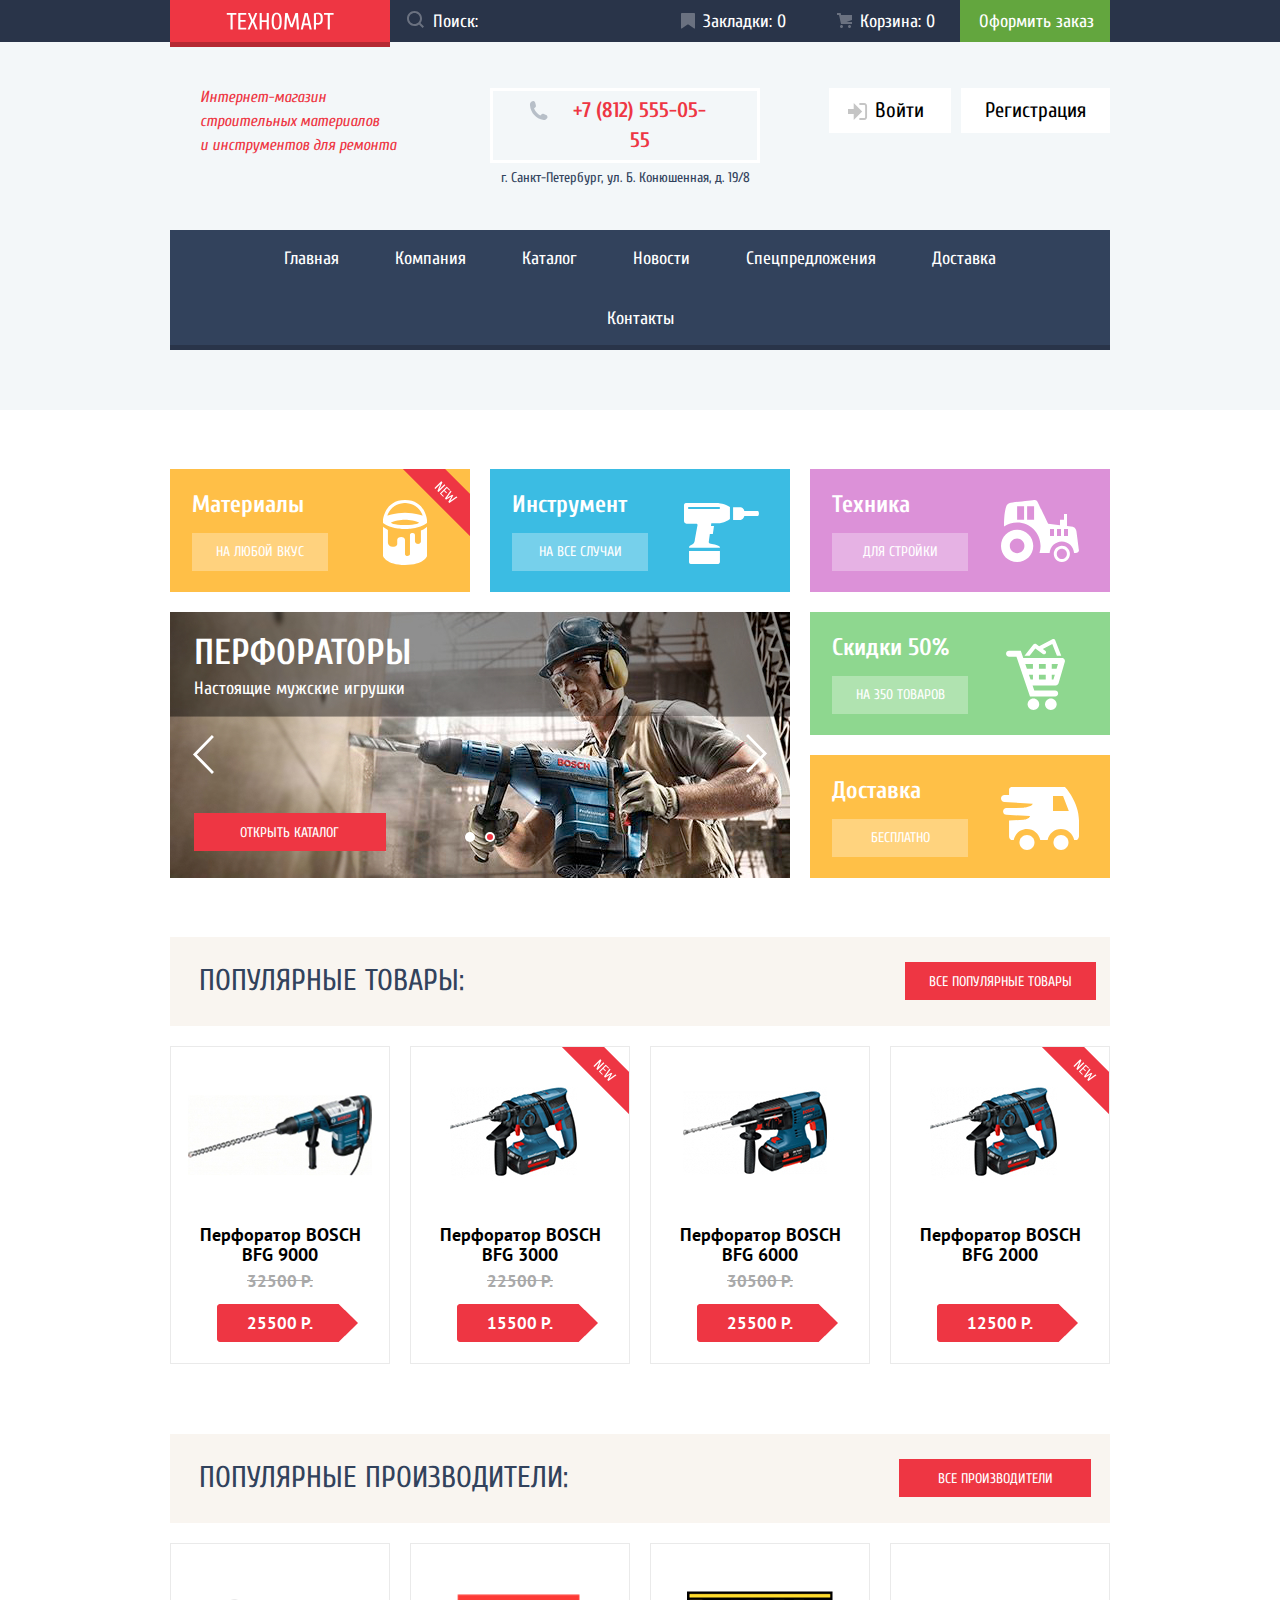
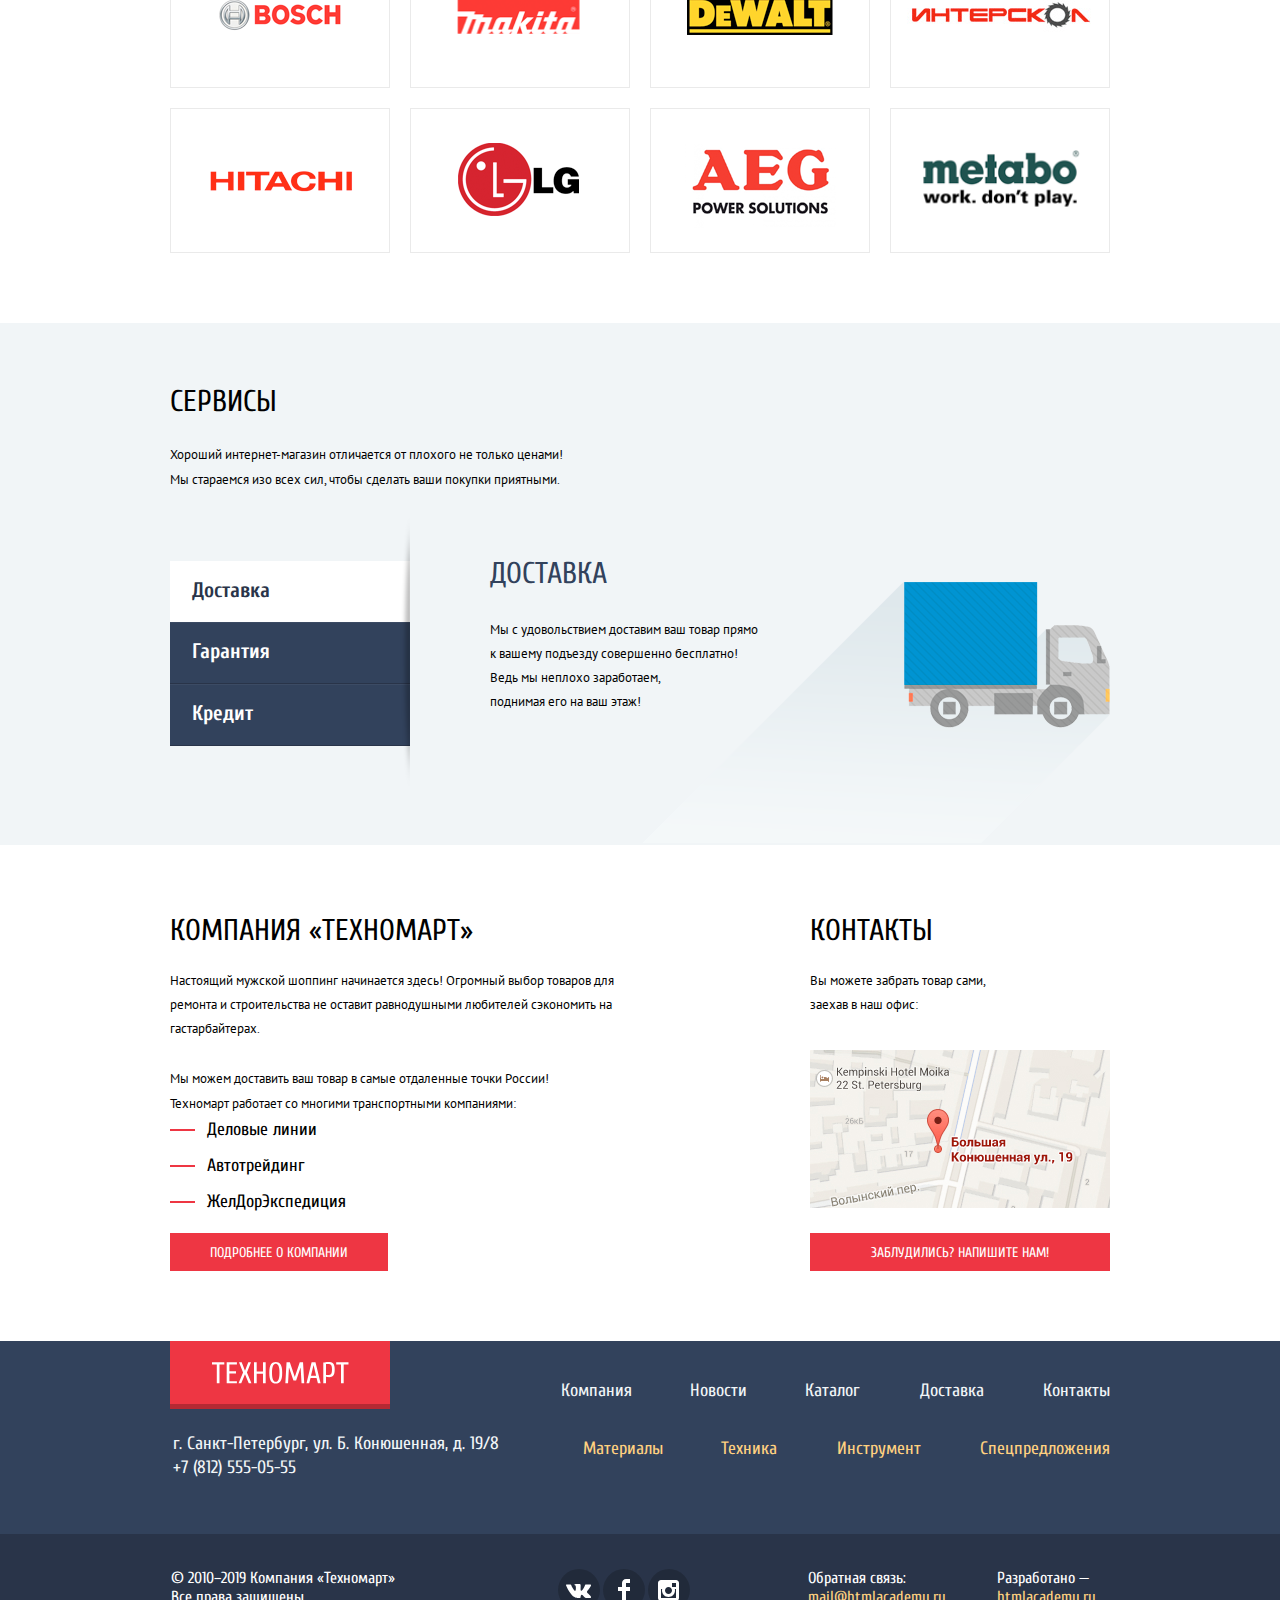
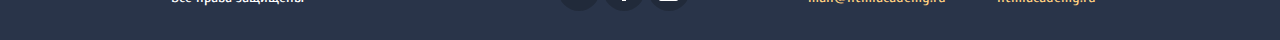
<file: index.html>
<!DOCTYPE html>
<html class="page" lang="ru">

<head>
  <meta charset="utf-8">
  <title>HTML Academy: Техномарт</title>
  <link href="https://fonts.googleapis.com/css2?family=Cuprum:ital,wght@0,400;0,700;1,400;1,700&display=swap"
    rel="stylesheet">
  <link href="https://fonts.googleapis.com/css2?family=PT+Sans:ital,wght@0,400;0,700;1,400;1,700&display=swap"
    rel="stylesheet">
  <link href="css/normalize.css" rel="stylesheet">
  <link href="css/style-optimized.css" rel="stylesheet">
</head>

<body class="page-body">

  <header class="main-header">

    <div class="main-menu">
      <div class="container main-menu-container">
        <div class="main-logo">
          <img class="logo-img" src="./img/logo/logo-technomart.svg" width="108" height="18" alt="«Техномарт»">
        </div>
        <form class="search">
          <label class="visually-hidden" for="search-field">Поиск по сайту</label>
          <input class="search-field" type="search" id="search-field" placeholder="Поиск:">
          <button class="search-button" type="submit" aria-label="Кнопка поиска">
            <svg width="17" height="17" viewBox="0 0 17 17" fill="none" xmlns="http://www.w3.org/2000/svg">
              <path fill-rule="evenodd" clip-rule="evenodd"
                d="M13.458 12.044L17 15.586L15.586 17L12.044 13.458C10.782 14.421 9.21 15 7.5 15C3.35786 15 0 11.6421 0 7.5C0 3.35786 3.35786 0 7.5 0C11.6421 0 15 3.35786 15 7.5C15.0001 9.14309 14.4581 10.7403 13.458 12.044ZM7.5 2C4.467 2 2 4.467 2 7.5C2.00331 10.5362 4.4638 12.9967 7.5 13C10.532 13 13 10.532 13 7.5C13 4.467 10.532 2 7.5 2Z"
                fill="currentColor" />
            </svg>
          </button>
        </form>
        <div class="main-menu-buttons">
          <a class="menu-button favorites" href="">Закладки: <span class="favorites-number">0</span></a>
          <a class="menu-button basket" href="">Корзина: <span class="basket-number">0</span></a>
          <a class="menu-button order" href="">Оформить заказ</a>
        </div>
      </div>
    </div>

    <div class="container header-container">

      <h1 class="header-title">
        Интернет-магазин<br>
        строительных материалов<br>
        и инструментов для ремонта
      </h1>

      <p class="main-contacts">
        <a class="phone-numder" href="tel:+78125550555">+7 (812) 555-05-55</a>
        г. Санкт-Петербург, ул. Б. Конюшенная, д. 19/8
      </p>

      <p class="user-account">
        <a class="user-account-button login-link" href="">
          <svg class="icon-login" width="20" height="17" viewBox="0 0 20 17" fill="none"
            xmlns="http://www.w3.org/2000/svg">
            <path d="M14.1667 8.5L5.71429 0V6H0V11H5.71429V17L14.1667 8.5Z" fill="currentColor" />
            <path
              d="M16.1771 15.01H11.3895V17H16.1771C18.2514 17 19.0381 15.19 19.0619 13.974V3.028C19.0381 1.811 18.2514 0 16.1771 0H11.3895V1.99H16.1771C16.9762 1.99 17.1219 2.671 17.1391 3.047V13.951C17.1229 14.327 16.9762 15.01 16.1771 15.01Z"
              fill="currentColor" />
          </svg>
          <span>Войти</span>
        </a>
        <a class="user-account-button registration" href="">Регистрация</a>
      </p>

      <nav class="main-navigation">
        <ul class="main-navigation-list">
          <li><a class="navigation-button" href="">Главная</a></li>
          <li><a class="navigation-button" href="">Компания</a></li>
          <li><a class="navigation-button" href="catalog.html">Каталог</a></li>
          <li><a class="navigation-button" href="">Новости</a></li>
          <li><a class="navigation-button" href="">Спецпредложения</a></li>
          <li><a class="navigation-button" href="">Доставка</a></li>
          <li><a class="navigation-button" href="">Контакты</a></li>
        </ul>
      </nav>
    </div>
  </header>

  <main class="main-page">

    <div class="container">

      <section class="express-navigation">
        <h2 class="visually-hidden">Экспресс-навигация по каталогу</h2>

        <div class="slider">
          <!--Слайдер-->

          <ul class="slides-list">
            <!--Слайды-->
            <li class="slide slide-drills">
              <div class="rectangle">
                <h3 class="slider-title">Дрели</h3>
                <p class="slider-description">Соседям на радость</p>
              </div>
              <a class="red-button slider-red-button open-drills" href="catalog.html">Открыть каталог</a>
            </li>
            <li class="slide slide-perforators slide-current">
              <div class="rectangle">
                <h3 class="slider-title">Перфораторы</h3>
                <p class="slider-description">Настоящие мужские игрушки</p>
              </div>
              <a class="red-button slider-red-button open-perforators" href="catalog.html">Открыть каталог</a>
            </li>
          </ul>

          <div class="slider-control-buttons">
            <!--Кнопки управления-->
            <button class="slider-button slider-button-back" type="button" aria-label="Назад"></button>
            <button class=" slider-button slider-button-next" type="button" aria-label="Вперёд"></button>
          </div>

          <div class="slider-pagination">
            <button class="button-pagination button-pagination-drills" type="button"
              aria-label="Слайд с дрелью"></button>
            <button class="button-pagination button-pagination-perforators button-pagination-current" type="button"
              aria-label="Слайд с перфораторами"></button>
          </div>

        </div>

        <div class="item-express materials new">
          <h3 class="item-express-title">Материалы</h3>
          <a class="item-express-button" href="">На любой вкус</a>
        </div>

        <div class="item-express instruments">
          <h3 class="item-express-title">Инструмент</h3>
          <a class="item-express-button" href="">На все случаи</a>
        </div>

        <div class="item-express technics">
          <h3 class="item-express-title">Техника</h3>
          <a class="item-express-button" href="">Для стройки</a>
        </div>

        <div class="item-express discount-50">
          <h3 class="item-express-title">Скидки 50%</h3>
          <a class="item-express-button" href="">На 350 товаров</a>
        </div>

        <div class="item-express delivery">
          <h3 class="item-express-title">Доставка</h3>
          <a class="item-express-button" href="">Бесплатно</a>
        </div>

      </section>

      <section class="popular-products">

        <div class="popular-headline">
          <h2 class="popular-headline-title">Популярные товары:</h2>
          <a class="red-button" href="">Все популярные товары</a>
        </div>

        <div class="popular-products-list">

          <article class="catalog-item">
            <div class="items-info">
              <div class="item-image">
                <img src="./img/items/bosch-9000.jpg" width="218" height="178" alt="Перфоратор BOSCH BFG 9000">
              </div>
              <h3 class="catalog-item-title"><a class="item-name" href="">Перфоратор BOSCH<br>BFG 9000</a></h3>
              <p class="price old-price">
                32500 Р.
              </p>
              <p class="price new-price">
                25500 Р.
              </p>
            </div>
            <div class="user-choice">
              <a class="user-choice-button buy-button" href="" aria-label="Добавить в корзину">Купить</a>
              <a class="user-choice-button favorites-button" href="">В закладки</a>
            </div>
          </article>

          <article class="catalog-item new">
            <div class="items-info">
              <div class="item-image">
                <img src="./img/items/bosch-3000.jpg" width="218" height="178" alt="Перфоратор BOSCH BFG 3000">
              </div>
              <h3 class="catalog-item-title"><a class="item-name" href="">Перфоратор BOSCH<br>BFG 3000</a></h3>
              <p class="price old-price">
                22500 Р.
              </p>
              <p class="price new-price">
                15500 Р.
              </p>
            </div>
            <div class="user-choice">
              <a class="user-choice-button buy-button" href="" aria-label="Добавить в корзину">Купить</a>
              <a class="user-choice-button favorites-button" href="">В закладки</a>
            </div>
          </article>

          <article class="catalog-item">
            <div class="items-info">
              <div class="item-image image-bosch-6000">
                <img src="./img/items/bosch-6000.jpg" width="218" height="178" alt="Перфоратор BOSCH BFG 6000">
              </div>
              <h3 class="catalog-item-title"><a class="item-name" href="">Перфоратор BOSCH<br>BFG 6000</a></h3>
              <p class="price old-price">
                30500 Р.
              </p>
              <p class="price new-price">
                25500 Р.
              </p>
            </div>
            <div class="user-choice">
              <a class="user-choice-button buy-button" href="" aria-label="Добавить в корзину">Купить</a>
              <a class="user-choice-button favorites-button" href="">В закладки</a>
            </div>
          </article>

          <article class="catalog-item new">
            <div class="items-info">
              <div class="item-image image-bosch-little">
                <img src="./img/items/bosch-2000.jpg" width="218" height="178" alt="Перфоратор BOSCH BFG 2000">
              </div>
              <h3 class="catalog-item-title"><a class="item-name" href="">Перфоратор BOSCH<br>BFG 2000</a></h3>
              <p class="price new-price">
                12500 Р.
              </p>
            </div>
            <div class="user-choice">
              <a class="user-choice-button buy-button" href="" aria-label="Добавить в корзину">Купить</a>
              <a class="user-choice-button favorites-button" href="">В закладки</a>
            </div>
          </article>

        </div>
      </section>

      <section class="popular-brands">
        <div class="popular-headline popular-headline-brands">
          <h2 class="popular-headline-title">Популярные производители:</h2>
          <a class="red-button brands-button" href="">Все производители</a>
        </div>

        <div class="popular-brand-list">

          <a class="popular-brand-name" href="">
            <img src="./img/logo/brands/bosch-logo.png" width="216" height="141" alt="bosch">
          </a>

          <a class="popular-brand-name" href="">
            <img src="./img/logo/brands/makita-logo.png" width="216" height="141" alt="makita">
          </a>

          <a class="popular-brand-name" href="">
            <img src="./img/logo/brands/dewalt-logo.png" width="216" height="141" alt="dewalt">
          </a>

          <a class="popular-brand-name" href="">
            <img src="./img/logo/brands/interskol-logo.png" width="216" height="141" alt="интерскол">
          </a>

          <a class="popular-brand-name" href="">
            <img src="./img/logo/brands/hitachi-logo.png" width="216" height="141" alt="hitachi">
          </a>

          <a class="popular-brand-name" href="">
            <img src="./img/logo/brands/lg-logo.png" width="216" height="141" alt="lg">
          </a>

          <a class="popular-brand-name" href="">
            <img src="./img/logo/brands/aeg-logo.png" width="216" height="141" alt="aeg">
          </a>

          <a class="popular-brand-name" href="">
            <img src="./img/logo/brands/metabo-logo.png" width="216" height="141" alt="metabo">
          </a>

        </div>

      </section>
    </div>

    <section class="services">
      <div class="container services-container">
        <div class="servises-main-section">
          <h2 class="section-title">СЕРВИСЫ</h2>
          <p class="text-description text-description-services">Хороший интернет-магазин отличается от плохого не только
            ценами!<br>
            Мы стараемся изо всех сил, чтобы сделать ваши покупки приятными.
          </p>
        </div>

        <div class="services-slider">
          <!--Как слайдер-->
          <div class="service-names">

            <button class="service-button service-button-delivery service-button-current"
              type="button">Доставка</button>

            <button class="service-button service-button-guarantee" type="button">Гарантия</button>

            <button class="service-button service-button-credit" type="button">Кредит</button>
          </div>

          <div class="description-service">
            <!--Как блок со слайдами-->
            <div class="description-one-service description-service-delivery one-service-current">
              <!--Отдельный слайд-->
              <h3 class="section-title one-service-name">Доставка</h3>
              <p class="text-description text-description-delivery">Мы с удовольствием доставим ваш товар прямо<br>
                к вашему подъезду совершенно бесплатно!<br>
                Ведь мы неплохо заработаем,<br>
                поднимая его на ваш этаж!
              </p>
            </div>
            <div class="description-one-service description-service-guarantee">
              <h3 class="section-title one-service-name">Гарантия</h3>
              <p class="text-description text-description-guatantee">Если купленный у нас товар поломается или
                заискрит,<br>
                а также в случае пожара, спровоцированного его<br>
                возгоранием, вы всегда можете быть уверены в нашей<br>
                гарантии. Мы обменяем сгоревший товар на новый.<br>
                Дом уж восстановите как-нибудь сами.
              </p>
            </div>
            <div class="description-one-service description-service-credit">
              <h3 class="section-title one-service-name">Кредит</h3>
              <p class="text-description text-description-credit">
                Залезть в долговую яму стало проще!<br>
                Кредитные консультанты придут вам на помощь.
              </p>
              <a class="credit-button" href="">Отправить заявку</a>
            </div>
          </div>
        </div>
      </div>
    </section>

    <div class="container about-tehnomart">
      <section class="about-company">
        <h2 class="section-title about-tehnomart-title">Компания «Техномарт»</h2>
        <p class="text-description">Настоящий мужской шоппинг начинается здесь! Огромный выбор товаров для<br>
          ремонта и строительства не оставит равнодушными любителей сэкономить на<br>
          гастарбайтерах.
        </p>
        <p class="text-description description-delivery-companies">
          Мы можем доставить ваш товар в самые отдаленные точки России!<br>
          Техномарт работает со многими транспортными компаниями:
        </p>

        <ul class="delivery-companies">
          <li class="one-delivery-company">Деловые линии</li>
          <li class="one-delivery-company">Автотрейдинг</li>
          <li class="one-delivery-company">ЖелДорЭкспедиция</li>
        </ul>

        <a class="red-button about-company-button all-about-tehnomart" href="">
          Подробнее о компании
        </a>
      </section>

      <section class="contacts">
        <h2 class="section-title about-tehnomart-title">Контакты</h2>
        <p class="text-description text-description-contacts">Вы можете забрать товар сами,<br>
          заехав в наш офис:
        </p>
        <a class="map-link" href="">
          <img class="img-map" src="./img/index/map.jpg" width="300" height="158"
            alt="Карта офиса по адресу Большая Конюшенная улица, 19">
        </a>
        <a class="red-button about-company-button contacts-button-map" href="">Заблудились? Напишите нам!
        </a>
      </section>

    </div>
  </main>

  <footer class="page-footer">
    <div class="container footer-navigation">
      <h2 class="visually-hidden">Повторная навигация</h2>

      <div>
        <a class="footer-logo" href="">
          <img src="./img/logo/logo-technomart.svg" width="138" height="23" alt="«Техномарт»">
        </a>
        <p class="footer-contacts">г. Санкт-Петербург, ул. Б. Конюшенная, д. 19/8<br>
          +7 (812) 555-05-55
        </p>
      </div>

      <div class="repeated-navigation">
        <ul class="repeated-navigation-list white-nav">
          <li class="nav-link"><a class="white-nav-link" href="">Компания</a></li>
          <li class="nav-link"><a class="white-nav-link" href="">Новости</a></li>
          <li class="nav-link"><a class="white-nav-link" href="">Каталог</a></li>
          <li class="nav-link"><a class="white-nav-link" href="">Доставка</a></li>
          <li class="nav-link"><a class="white-nav-link" href="">Контакты</a></li>
        </ul>
        <ul class="repeated-navigation-list yellow-nav">
          <li class="nav-link"><a class="yellow-nav-link" href="">Материалы</a></li>
          <li class="nav-link"><a class="yellow-nav-link" href="">Техника</a></li>
          <li class="nav-link"><a class="yellow-nav-link" href="">Инструмент</a></li>
          <li class="nav-link"><a class="yellow-nav-link" href="">Спецпредложения</a></li>
        </ul>

      </div>

    </div>

    <div class="site-info">
      <div class="container site-info-container">
        <h2 class="visually-hidden">Дополнительная информация о сайте</h2>
        <p class="rights">
          © 2010–2019 Компания «Техномарт»<br>
          Все права защищены
        </p>

        <div class="social">
          <ul class="social-icons">
            <li>
              <a class="social-button" href="">
                <span class="visually-hidden">Вконтакте</span>
                <svg width="26" height="15" viewBox="0 0 26 15" fill="none" xmlns="http://www.w3.org/2000/svg">
                  <path
                    d="M15.5403 11.7281C16.4609 11.4384 17.6395 13.6406 18.8943 14.4834C19.836 15.1219 20.5573 14.9841 20.5573 14.9841L23.9017 14.9372C23.9017 14.9372 25.6495 14.8322 24.8232 13.4803C24.7549 13.3678 24.3389 12.4781 22.334 10.6472C20.2376 8.73186 20.5217 9.04218 23.0456 5.73093C24.5835 3.71249 25.1988 2.47968 25.0062 1.95468C24.8213 1.44936 23.6918 1.58061 23.6918 1.58061L19.9237 1.60593C19.5568 1.60686 19.2458 1.71749 19.1042 2.08874C19.1013 2.09249 18.5062 3.65061 17.7127 4.9753C16.0362 7.77749 15.3669 7.92655 15.0896 7.75124C14.4531 7.3453 14.6139 6.1228 14.6139 5.25374C14.6139 2.5378 15.0299 1.4053 13.7992 1.1128C13.388 1.0153 13.0876 0.951552 12.0389 0.942177C10.6985 0.922489 9.56027 0.942177 8.91508 1.25061C8.48656 1.45968 8.15819 1.91811 8.35753 1.94436C8.6079 1.97718 9.1693 2.09436 9.46975 2.49374C9.8559 3.01124 9.84434 4.17093 9.84434 4.17093C9.84434 4.17093 10.0649 7.36874 9.32434 7.7653C8.8159 8.03718 8.12064 7.48218 6.62516 4.9378C5.86153 3.63655 5.28471 2.19843 5.28471 2.19843C5.28471 2.19843 5.17301 1.93124 4.97079 1.78499C4.73005 1.61155 4.39301 1.55624 4.39301 1.55624L0.816563 1.57874C0.816563 1.57874 0.27923 1.59374 0.0818227 1.82436C-0.0934366 2.02874 0.0673782 2.45061 0.0673782 2.45061C0.0673782 2.45061 2.86864 8.90155 6.04064 12.1509C8.94879 15.1341 12.2537 14.9362 12.2537 14.9362H13.7511C13.7511 14.9362 14.2027 14.8856 14.4338 14.6437C14.6495 14.4187 14.6399 13.9959 14.6399 13.9959C14.6399 13.9959 14.61 12.0187 15.5403 11.7281Z"
                    fill="white" />
                </svg>
              </a>
            </li>
            <li>
              <a class="social-button" href="">
                <span class="visually-hidden">Фейсбук</span>
                <svg width="12" height="22" viewBox="0 0 12 22" fill="none" xmlns="http://www.w3.org/2000/svg">
                  <path d="M12 4V0H8C5.79086 0 4 1.79086 4 4V8H0V12H4V22H8V12H12V8H8V4H12Z" fill="white" />
                </svg>
              </a>
            </li>
            <li>
              <a class="social-button" href="">
                <span class="visually-hidden">Инстаграм</span>
                <svg width="21" height="21" viewBox="0 0 21 21" fill="none" xmlns="http://www.w3.org/2000/svg">
                  <path fill-rule="evenodd" clip-rule="evenodd"
                    d="M3 0H18C19.65 0 21 1.35 21 3V18C21 19.65 19.65 21 18 21H3C1.35 21 0 19.65 0 18V3C0 1.35 1.35 0 3 0ZM14 10.5C14 8.57 12.43 7 10.5 7C8.57 7 7 8.57 7 10.5C7 12.43 8.57 14 10.5 14C12.43 14 14 12.43 14 10.5ZM3 18V9H4.181C4.0626 9.49127 4.00186 9.99467 4 10.5C4 14.0899 6.91015 17 10.5 17C14.0899 17 17 14.0899 17 10.5C16.9986 9.99464 16.9379 9.49118 16.819 9H18V18H3ZM14 7H18V3H14V7Z"
                    fill="white" />
                </svg>
              </a>
            </li>
          </ul>
        </div>

        <p class="feedback">
          Обратная связь:<br>
          <a class="html-academy" href="">mail@htmlacademy.ru</a>
        </p>

        <p class="developer">
          Разработано —<br>
          <a class="html-academy" href="https://htmlacademy.ru/intensive/htmlcss">htmlacademy.ru</a>
        </p>

      </div>
    </div>
  </footer>

  <section class="modal modal-feedback modal-error">
    <h2 class="visually-hidden">Напишите нам</h2>
    <form class="modal-contacts-form" action="https://echo.htmlacademy.ru" method="post">
      <div class="feedback-form-fields">
        <p class="feedback-item">
          <label for="feedback-name">Ваше имя:</label>
          <input class="feedback-form-field feedback-user-name" id="feedback-name" type="text" name="feedback-name"
            placeholder="Имя Фамилия">
        </p>
        <p class="feedback-item">
          <label for="feedback-email">Ваш e-mail:</label>
          <input class="feedback-form-field feedback-email" id="feedback-email" type="email" name="feedback-email"
            placeholder="email@example.com">
        </p>
        <p class="feedback-item user-ask">
          <label for="feedback-ask">Текст письма:</label>
          <textarea class="feedback-form-field feedback-ask" id="feedback-ask" name="feedback-ask" rows="5"
            placeholder="В свободной форме"></textarea>
        </p>
      </div>
      <div class="modal-background">
        <!--Т.к. на серой подложке-->
        <button class="red-button feedback-red-button" type="submit">Отправить</button>
      </div>
    </form>
    <button class="modal-close" type="button" aria-label="Закрыть"></button>
  </section>

  <section class="modal modal-map">
    <h2 class="visually-hidden">Как до нас добраться</h2>
    <iframe class="interactive-map"
      src="https://www.google.com/maps/embed?pb=!1m18!1m12!1m3!1d1998.6099552136793!2d30.323587553441147!3d59.938614140983404!2m3!1f0!2f0!3f0!3m2!1i1024!2i768!4f13.1!3m3!1m2!1s0x4696310fca5ba729%3A0xea9c53d4493c879f!2z0JHQvtC70YzRiNCw0Y8g0JrQvtC90Y7RiNC10L3QvdCw0Y8g0YPQuy4sIDE5LCDQodCw0L3QutGCLdCf0LXRgtC10YDQsdGD0YDQsywgMTkxMTg2!5e0!3m2!1sru!2sru!4v1603473199622!5m2!1sru!2sru"
      width="943" height="449" style="border:0;" allowfullscreen="" aria-hidden="false" tabindex="0">
    </iframe>
    <button class="modal-close" type="button" aria-label="Закрыть"></button>
  </section>

  <section class="modal modal-basket">
    <h2 class="modal-basket-title">Товар добавлен в корзину!</h2>
    <div class="modal-background modal-basket-background">
      <a class="red-button basket-red-button" href="">Оформить заказ</a>
      <button class="button-continue" type="button">Продолжить покупки</button>
    </div>
    <button class="modal-close" type="button" aria-label="Закрыть"></button>
  </section>


  <script src="js/main-page-minificate.js"></script>
</body>

</html>
</file>
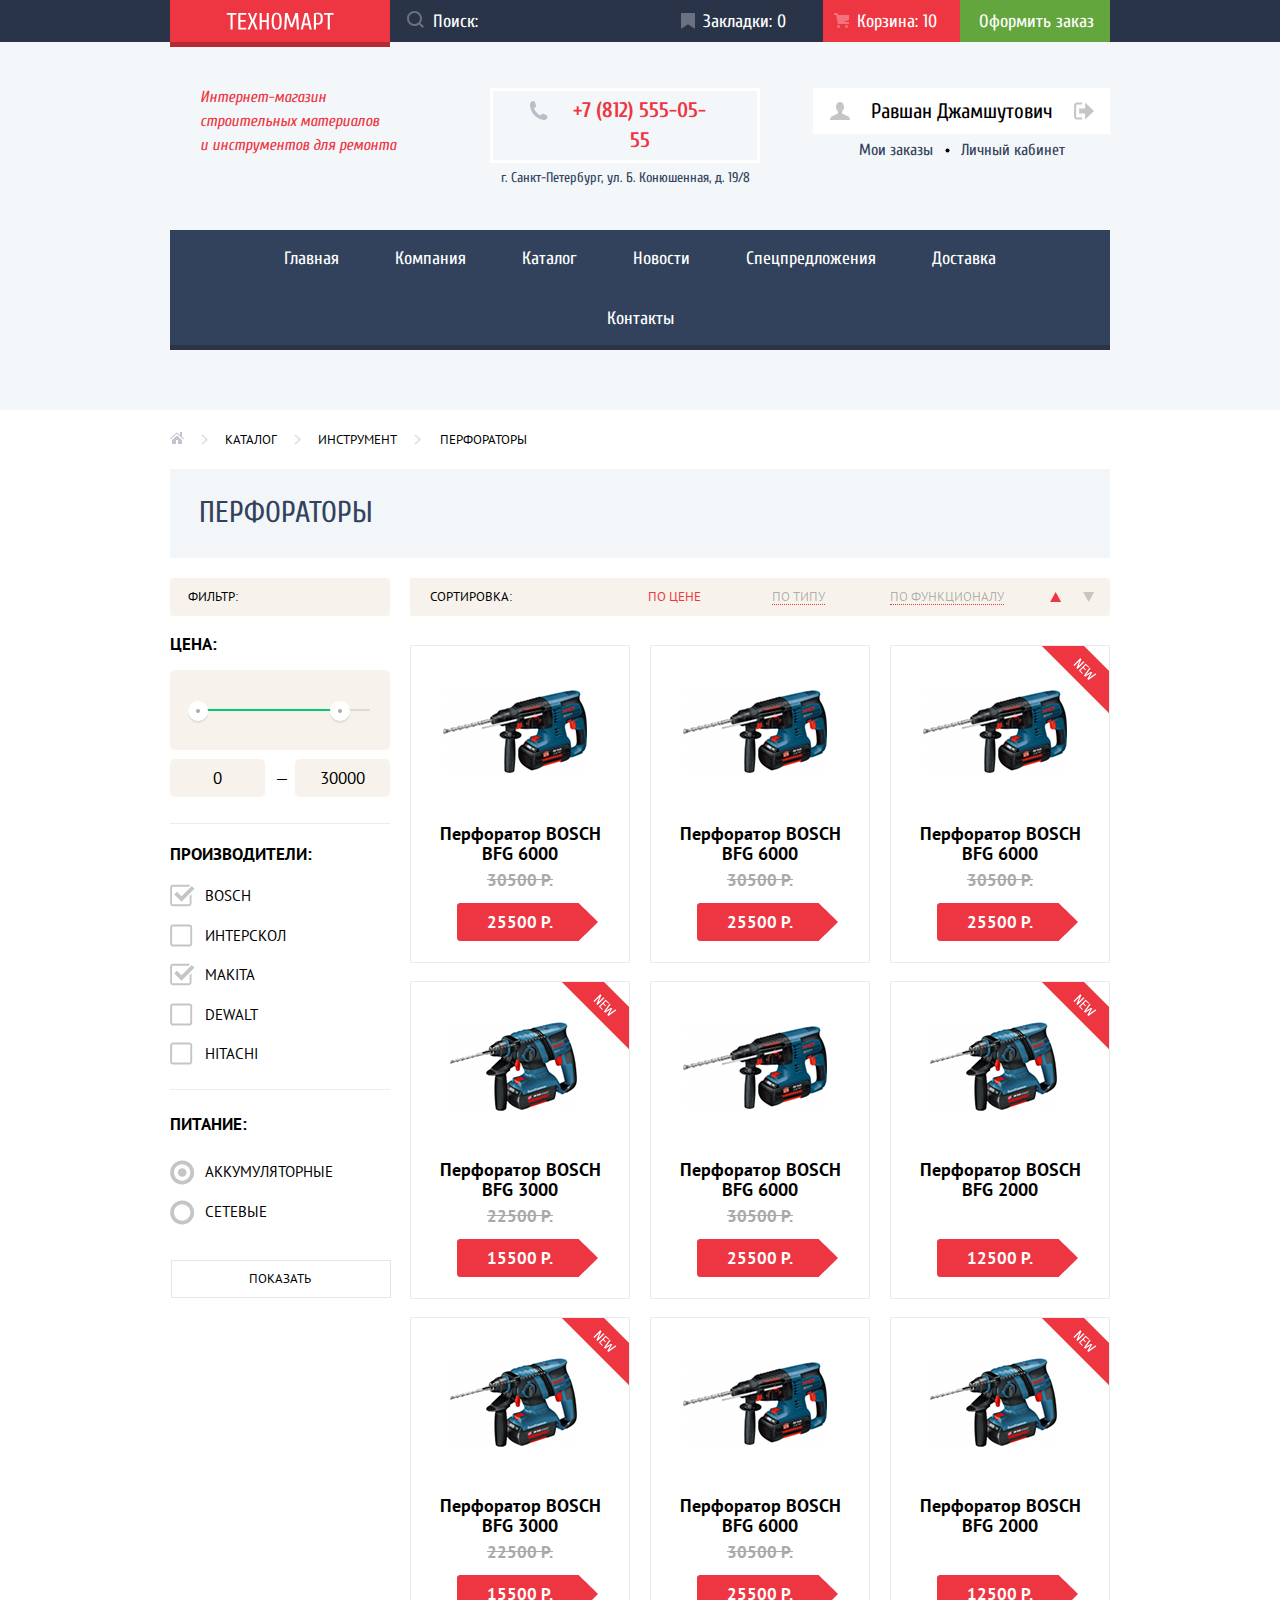
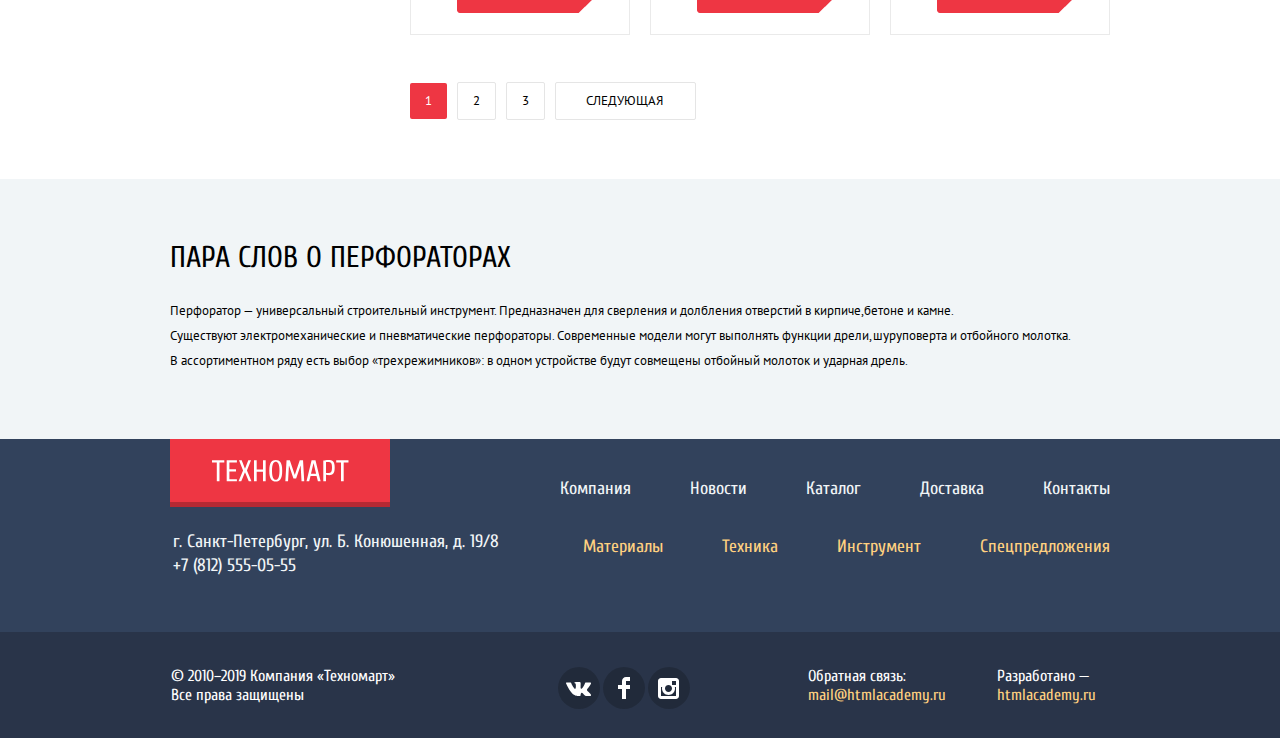
<file: catalog.html>
<!DOCTYPE html>
<html class="page" lang="ru">

<head>
  <meta charset="utf-8">
  <title>HTML Academy: Техномарт</title>
  <link href="https://fonts.googleapis.com/css2?family=Cuprum:ital,wght@0,400;0,700;1,400;1,700&display=swap"
    rel="stylesheet">
  <link href="https://fonts.googleapis.com/css2?family=PT+Sans:ital,wght@0,400;0,700;1,400;1,700&display=swap"
    rel="stylesheet">
  <link href="css/normalize.css" rel="stylesheet">
  <link href="css/style-optimized.css" rel="stylesheet">
</head>


<body class="page-body">

  <header class="main-header">

    <div class="main-menu">
      <div class="container main-menu-container">
        <a class="main-logo logo-link" href="index.html">
          <img src="./img/logo/logo-technomart.svg" width="108" height="18" alt="«Техномарт»">
        </a>
        <form class="search">
          <label class="visually-hidden" for="search-field">Поиск по сайту</label>
          <input class="search-field" type="search" id="search-field" placeholder="Поиск:">
          <button class="search-button" type="submit" aria-label="Кнопка поиска">
            <svg width="17" height="17" viewBox="0 0 17 17" fill="none" xmlns="http://www.w3.org/2000/svg">
              <path fill-rule="evenodd" clip-rule="evenodd"
                d="M13.458 12.044L17 15.586L15.586 17L12.044 13.458C10.782 14.421 9.21 15 7.5 15C3.35786 15 0 11.6421 0 7.5C0 3.35786 3.35786 0 7.5 0C11.6421 0 15 3.35786 15 7.5C15.0001 9.14309 14.4581 10.7403 13.458 12.044ZM7.5 2C4.467 2 2 4.467 2 7.5C2.00331 10.5362 4.4638 12.9967 7.5 13C10.532 13 13 10.532 13 7.5C13 4.467 10.532 2 7.5 2Z"
                fill="currentColor" />
            </svg>
          </button>
        </form>
        <div class="main-menu-buttons">
          <a class="menu-button favorites" href="">Закладки: <span class="favorites-number">0</span></a>
          <a class="menu-button basket menu-button-full" href="">Корзина: <span class="basket-number">10</span></a>
          <a class="menu-button order" href="">Оформить заказ</a>
        </div>

      </div>
    </div>

    <div class="container header-container">
      <p class="header-title">
        Интернет-магазин<br>
        строительных материалов<br>
        и инструментов для ремонта
      </p>

      <p class="main-contacts">
        <a class="phone-numder" href="tel:+78125550555">+7 (812) 555-05-55</a>
        г. Санкт-Петербург, ул. Б. Конюшенная, д. 19/8
      </p>


      <div class="user-account">
        <div class="user-account-container">
          <p class="user-name-button">
            <a class="user-name user-account-button" href="">
              <svg class="icon-user" width="20" height="18" viewBox="0 0 20 18" fill="none"
                xmlns="http://www.w3.org/2000/svg">
                <path
                  d="M17.881 14.166C15.737 13.431 13.625 12.5 12.674 11.776C12.017 11.275 11.904 10.158 12.157 9.361C13.275 8.458 14.021 6.884 14.021 5.083C14.021 2.276 12.221 0 10 0C7.77902 0 5.97901 2.276 5.97901 5.083C5.97901 6.884 6.72501 8.457 7.84201 9.36C8.09501 10.158 7.98302 11.275 7.32502 11.776C6.37502 12.5 4.26201 13.43 2.11801 14.166C-0.0259852 14.902 1.48343e-05 18 1.48343e-05 18H20C20 18 20.025 14.901 17.881 14.166Z"
                  fill="currentColor" />
              </svg>
              <span>Равшан Джамшутович</span>
            </a>
            <a class="log-out user-account-button" href="">
              <span class="visually-hidden">Выйти</span>
              <svg class="icon-logout" width="20" height="17" viewBox="0 0 20 17" fill="none"
                xmlns="http://www.w3.org/2000/svg">
                <path d="M20 8.5L11.125 0V6H5.125V11H11.125V17L20 8.5Z" fill="currentColor" />
                <path
                  d="M2.10591 13.952V3.048C2.12391 2.672 2.27691 1.991 3.11591 1.991H8.14291V0H3.11591C0.937914 0 0.111914 1.81 0.0869141 3.027V13.973C0.111914 15.189 0.937914 17 3.11591 17H8.14291V15.01H3.11591C2.27691 15.01 2.12391 14.327 2.10591 13.952Z"
                  fill="currentColor" />
              </svg>
            </a>
          </p>
          <div class="user-account-menu">
            <a class="user-menu my-oders" href="">Мои заказы</a>
            <svg class="user-menu-point" width="5" height="5" viewBox="0 0 4 5">
              <circle r="2" cx="50%" cy="50%" fill="currentColor" />
            </svg>
            <a class="user-menu all-account" href="">Личный кабинет</a>
          </div>
        </div>
      </div>

      <nav class="main-navigation">
        <ul class="main-navigation-list">
          <li><a class="navigation-button" href="index.html">Главная</a></li>
          <li><a class="navigation-button" href="">Компания</a></li>
          <li><a class="navigation-button" href="">Каталог</a></li>
          <li><a class="navigation-button" href="">Новости</a></li>
          <li><a class="navigation-button" href="">Спецпредложения</a></li>
          <li><a class="navigation-button" href="">Доставка</a></li>
          <li><a class="navigation-button" href="">Контакты</a></li>
        </ul>
      </nav>
    </div>

  </header>

  <main>

    <div class="container main-container-catalog">
      <ul class="breadcrumbs">
        <li class="breadcrumb">
          <a class="breadcrumb-link main-page" href="index.html" aria-label="Главная">
            <svg width="14" height="12" viewBox="0 0 14 12" fill="none" xmlns="http://www.w3.org/2000/svg">
              <path d="M2 7.99999V12H6V7.99999H8V12H12V7.99999L7 3.51599L2 7.99999Z" fill="currentColor" />
              <path
                d="M13.831 6.365L12 4.751V0H9.99998V2.987L7.33198 0.635C7.31198 0.618 7.28898 0.612 7.26798 0.598C7.24294 0.579705 7.21614 0.56396 7.18798 0.551C7.15708 0.540195 7.12529 0.532163 7.09298 0.527C7.06198 0.521 7.03198 0.515 6.99998 0.515C6.96898 0.515 6.93898 0.521 6.90798 0.527C6.87551 0.531919 6.84366 0.5403 6.81298 0.552C6.78498 0.563 6.75998 0.581 6.73298 0.598C6.71198 0.612 6.68798 0.618 6.66898 0.635L0.170976 6.365C0.0162401 6.50291 -0.0375953 6.72187 0.0355474 6.9158C0.10869 7.10974 0.293707 7.23862 0.500976 7.24C0.622907 7.24035 0.740711 7.19586 0.831976 7.115L6.99998 1.677L13.169 7.115C13.3778 7.27913 13.6784 7.25178 13.8542 7.05265C14.0299 6.85352 14.0198 6.55183 13.831 6.365Z"
                fill="currentColor" />
            </svg>
          </a>
        </li>
        <li class="breadcrumb">
          <a class="breadcrumb-link" href="">Каталог</a>
        </li>
        <li class="breadcrumb">
          <a class="breadcrumb-link" href="">Инструмент</a>
        </li>
        <li class="breadcrumb breadcrumb-current">
          <a class="breadcrumb-link">Перфораторы</a>
        </li>
      </ul>

      <h1 class="catalog-main-title"><span class="visually-hidden">Каталог товаров: </span>Перфораторы</h1>

      <section class="filter">
        <div class="filter-container filter-filter">
          <h2 class="filter-name">Фильтр:</h2>
          <form class="filters-list" method="get" action="https://echo.htmlacademy.ru">

            <fieldset class="filter-item">
              <legend class="filter-item-legend filter-price">Цена:</legend>
              <div class="range-filter">
                <div class="range-controls">
                  <div class="scale">
                    <div class="bar"></div>
                  </div>
                  <button type="button" class="toggle toggle-min" tabindex="0">
                  </button>
                  <button type="button" class="toggle toggle-max" tabindex="0">
                  </button>
                </div>
                <div class="price-controls">
                  <label class="min-price">
                    <input class="price-controls-input" type="number" name="min-price" value="0">
                  </label>
                  <label class="max-price">
                    <input class="price-controls-input" type="number" name="max-price" value="30000">
                  </label>
                </div>
              </div>
            </fieldset>

            <fieldset class="filter-item">
              <legend class="filter-item-legend filter-comanies">Производители:</legend>
              <ul class="filter-item-list">
                <li class="filter-option filter-checkbox">
                  <input class="visually-hidden filter-input-checkbox filter-input" type="checkbox" name="bosch"
                    id="filter-bosch" checked>
                  <label class="filter-option-label" for="filter-bosch">Bosch</label>
                </li>
                <li class="filter-option filter-checkbox">
                  <input class="visually-hidden filter-input-checkbox filter-input" type="checkbox" name="interskol"
                    id="filter-interskol">
                  <label class="filter-option-label" for="filter-interskol">Интерскол</label>
                </li>
                <li class="filter-option filter-checkbox">
                  <input class="visually-hidden filter-input-checkbox filter-input" type="checkbox" name="makita"
                    id="filter-makita" checked>
                  <label class="filter-option-label" for="filter-makita">Makita</label>
                </li>
                <li class="filter-option filter-checkbox">
                  <input class="visually-hidden filter-input-checkbox filter-input" type="checkbox" name="dewalt"
                    id="filter-dewalt">
                  <label class="filter-option-label" for="filter-dewalt">Dewalt</label>
                </li>
                <li class="filter-option filter-checkbox">
                  <input class="visually-hidden filter-input-checkbox filter-input" type="checkbox" name="hitachi"
                    id="filter-hitachi">
                  <label class="filter-option-label" for="filter-hitachi">Hitachi</label>
                </li>
              </ul>
            </fieldset>

            <fieldset class="filter-item">
              <legend class="filter-item-legend filter-energy">Питание:</legend>
              <ul class="filter-item-list filter-energy-list">
                <li class="filter-option filter-radio">
                  <input class="visually-hidden filter-input-radio filter-input" type="radio" name="energy-source"
                    value="battery" id="filter-battery" checked>
                  <label class="filter-option-label" for="filter-battery">Аккумуляторные</label>
                </li>
                <li class="filter-option filter-radio">
                  <input class="visually-hidden filter-input-radio filter-input" type="radio" name="energy-source"
                    value="electricity" id="filter-electricity">
                  <label class="filter-option-label" for="filter-electricity">Сетевые</label>
                </li>
              </ul>
            </fieldset>

            <button type="submit" class="filter-button" formaction="https://echo.htmlacademy.ru/">Показать</button>
          </form>
        </div>
      </section>

      <section class="sorting">
        <h2 class="filter-name sorting-name">Сортировка:</h2>
        <div class="sorting-items">

          <div class="sorting-type">
            <button class="button-sorting button-sorting-active" type="button">По
              цене</button>
            <button class="button-sorting button-sorting-underline" type="button">По типу</button>
            <button class="button-sorting button-sorting-underline" type="button">По функционалу</button>
          </div>

          <div class="sorting-sequence">
            <button class="button-sequence sorting-up button-sequence-active" type="button" aria-label="По возрастанию">
              <svg width="12" height="10" viewBox="0 0 12 10" fill="none" xmlns="http://www.w3.org/2000/svg">
                <path d="M5.66241 0L11.1624 10L0.162415 10" fill="currentColor" />
              </svg>
            </button>
            <button class="button-sequence sorting-down" type="button" aria-label="По убыванию">
              <svg width="12" height="10" viewBox="0 0 12 10" fill="none" xmlns="http://www.w3.org/2000/svg">
                <path d="M5.66241 10L0.162415 0H11.1624" fill="currentColor" />
              </svg>
            </button>
          </div>

        </div>
      </section>

      <section class="catalog">
        <h2 class="catalog-items-title visually-hidden">Список товаров</h2>

        <div class="catalog-list">

          <article class="catalog-item">
            <div class="items-info">
              <div class="item-image image-bosch-6000">
                <img src="./img/items/bosch-6000.jpg" width="218" height="178" alt="Перфоратор BOSCH BFG 6000">
              </div>
              <h3 class="catalog-item-title"><a class="item-name" href="">Перфоратор BOSCH<br>BFG 6000</a></h3>
              <p class="price old-price">
                30500 Р.
              </p>
              <p class="price new-price">
                25500 Р.
              </p>
            </div>
            <div class="user-choice">
              <a class="user-choice-button buy-button" href="" aria-label="Добавить в корзину">Купить</a>
              <a class="user-choice-button favorites-button" href="">В закладки</a>
            </div>
          </article>

          <article class="catalog-item">
            <div class="items-info">
              <div class="item-image image-bosch-6000">
                <img src="./img/items/bosch-6000.jpg" width="218" height="178" alt="Перфоратор BOSCH BFG 6000">
              </div>
              <h3 class="catalog-item-title"><a class="item-name" href="">Перфоратор BOSCH<br>BFG 6000</a></h3>
              <p class="price old-price">
                30500 Р.
              </p>
              <p class="price new-price">
                25500 Р.
              </p>
            </div>
            <div class="user-choice">
              <a class="user-choice-button buy-button" href="" aria-label="Добавить в корзину">Купить</a>
              <a class="user-choice-button favorites-button" href="">В закладки</a>
            </div>
          </article>

          <article class="catalog-item new">
            <div class="items-info">
              <div class="item-image image-bosch-6000">
                <img src="./img/items/bosch-6000.jpg" width="218" height="178" alt="Перфоратор BOSCH BFG 6000">
              </div>
              <h3 class="catalog-item-title"><a class="item-name" href="">Перфоратор BOSCH<br>BFG 6000</a></h3>
              <p class="price old-price">
                30500 Р.
              </p>
              <p class="price new-price">
                25500 Р.
              </p>
            </div>
            <div class="user-choice">
              <a class="user-choice-button buy-button" href="" aria-label="Добавить в корзину">Купить</a>
              <a class="user-choice-button favorites-button" href="">В закладки</a>
            </div>
          </article>

          <article class="catalog-item new">
            <div class="items-info">
              <div class="item-image">
                <img src="./img/items/bosch-3000.jpg" width="218" height="178" alt="Перфоратор BOSCH BFG 3000">
              </div>
              <h3 class="catalog-item-title"><a class="item-name" href="">Перфоратор BOSCH<br>BFG 3000</a></h3>
              <p class="price old-price">
                22500 Р.
              </p>
              <p class="price new-price">
                15500 Р.
              </p>
            </div>
            <div class="user-choice">
              <a class="user-choice-button buy-button" href="" aria-label="Добавить в корзину">Купить</a>
              <a class="user-choice-button favorites-button" href="">В закладки</a>
            </div>
          </article>

          <article class="catalog-item">
            <div class="items-info">
              <div class="item-image image-bosch-6000">
                <img src="./img/items/bosch-6000.jpg" width="218" height="178" alt="Перфоратор BOSCH BFG 6000">
              </div>
              <h3 class="catalog-item-title"><a class="item-name" href="">Перфоратор BOSCH<br>BFG 6000</a></h3>
              <p class="price old-price">
                30500 Р.
              </p>
              <p class="price new-price">
                25500 Р.
              </p>
            </div>
            <div class="user-choice">
              <a class="user-choice-button buy-button" href="" aria-label="Добавить в корзину">Купить</a>
              <a class="user-choice-button favorites-button" href="">В закладки</a>
            </div>
          </article>

          <article class="catalog-item new">
            <div class="items-info">
              <div class="item-image image-bosch-little">
                <img src="./img/items/bosch-2000.jpg" width="218" height="178" alt="Перфоратор BOSCH BFG 2000">
              </div>
              <h3 class="catalog-item-title"><a class="item-name" href="">Перфоратор BOSCH<br>BFG 2000</a></h3>
              <p class="price new-price">
                12500 Р.
              </p>
            </div>
            <div class="user-choice">
              <a class="user-choice-button buy-button" href="" aria-label="Добавить в корзину">Купить</a>
              <a class="user-choice-button favorites-button" href="">В закладки</a>
            </div>
          </article>

          <article class="catalog-item new">
            <div class="items-info">
              <div class="item-image">
                <img src="./img/items/bosch-3000.jpg" width="218" height="178" alt="Перфоратор BOSCH BFG 3000">
              </div>
              <h3 class="catalog-item-title"><a class="item-name" href="">Перфоратор BOSCH<br>BFG 3000</a></h3>
              <p class="price old-price">
                22500 Р.
              </p>
              <p class="price new-price">
                15500 Р.
              </p>
            </div>
            <div class="user-choice">
              <a class="user-choice-button buy-button" href="" aria-label="Добавить в корзину">Купить</a>
              <a class="user-choice-button favorites-button" href="">В закладки</a>
            </div>
          </article>

          <article class="catalog-item">
            <div class="items-info">
              <div class="item-image image-bosch-6000">
                <img src="./img/items/bosch-6000.jpg" width="218" height="178" alt="Перфоратор BOSCH BFG 6000">
              </div>
              <h3 class="catalog-item-title"><a class="item-name" href="">Перфоратор BOSCH<br>BFG 6000</a></h3>
              <p class="price old-price">
                30500 Р.
              </p>
              <p class="price new-price">
                25500 Р.
              </p>
            </div>
            <div class="user-choice">
              <a class="user-choice-button buy-button" href="" aria-label="Добавить в корзину">Купить</a>
              <a class="user-choice-button favorites-button" href="">В закладки</a>
            </div>
          </article>

          <article class="catalog-item new">
            <div class="items-info">
              <div class="item-image image-bosch-little">
                <img src="./img/items/bosch-2000.jpg" width="218" height="178" alt="Перфоратор BOSCH BFG 2000">
              </div>
              <h3 class="catalog-item-title"><a class="item-name" href="">Перфоратор BOSCH<br>BFG 2000</a></h3>
              <p class="price new-price">
                12500 Р.
              </p>
            </div>
            <div class="user-choice">
              <a class="user-choice-button buy-button" href="" aria-label="Добавить в корзину">Купить</a>
              <a class="user-choice-button favorites-button" href="">В закладки</a>
            </div>
          </article>
        </div>

        <ul class="list-pages">
          <li>
            <a class="number-page number-page-current">1</a>
          </li>
          <li>
            <a class="number-page" href="">2</a>
          </li>
          <li>
            <a class="number-page" href="">3</a>
          </li>
          <li>
            <a class=" number-page next-page" href="">Следующая</a>
          </li>
        </ul>

      </section>
    </div>

    <section class="about-perforators">
      <div class="container content-about-perforators">
        <h2 class="section-title">Пара слов о перфораторах</h2>
        <p class="text-description catalog-perforators-description">Перфоратор — универсальный строительный инструмент.
          Предназначен для сверления и долбления отверстий в кирпиче,бетоне и камне.<br>
          Существуют электромеханические и пневматические перфораторы.
          Современные модели могут выполнять функции дрели,шуруповерта и отбойного молотка.<br>
          В ассортиментном ряду есть выбор «трехрежимников»: в одном устройстве будут совмещены отбойный молоток и
          ударная дрель.
        </p>
      </div>
    </section>

  </main>

  <footer class="page-footer">
    <div class="container footer-navigation">
      <h2 class="visually-hidden">Повторная навигация</h2>

      <div>
        <a class="footer-logo" href="index.html">
          <img src="./img/logo/logo-technomart.svg" width="138" height="23" alt="«Техномарт»">
        </a>
        <p class="footer-contacts">
          г. Санкт-Петербург, ул. Б. Конюшенная, д. 19/8<br>
          +7 (812) 555-05-55
        </p>
      </div>

      <div class="repeated-navigation">
        <ul class="repeated-navigation-list white-nav">
          <li><a class="nav-link white-nav-link" href="">Компания</a></li>
          <li><a class="nav-link white-nav-link" href="">Новости</a></li>
          <li><a class="nav-link white-nav-link" href="">Каталог</a></li>
          <li><a class="nav-link white-nav-link" href="">Доставка</a></li>
          <li><a class="nav-link white-nav-link" href="">Контакты</a></li>
        </ul>
        <ul class="repeated-navigation-list yellow-nav">
          <li><a class="nav-link yellow-nav-link" href="">Материалы</a></li>
          <li><a class="nav-link yellow-nav-link" href="">Техника</a></li>
          <li><a class="nav-link yellow-nav-link" href="">Инструмент</a></li>
          <li><a class="nav-link yellow-nav-link" href="">Спецпредложения</a></li>
        </ul>

      </div>

    </div>

    <div class="site-info">
      <div class="container site-info-container">
        <h2 class="visually-hidden">Дополнительная информация о сайте</h2>
        <p class="rights">
          © 2010–2019 Компания «Техномарт»<br>
          Все права защищены
        </p>

        <div class="social">
          <ul class="social-icons">
            <li>
              <a class="social-button" href="">
                <span class="visually-hidden">Вконтакте</span>
                <svg width="26" height="15" viewBox="0 0 26 15" fill="none" xmlns="http://www.w3.org/2000/svg">
                  <path
                    d="M15.5403 11.7281C16.4609 11.4384 17.6395 13.6406 18.8943 14.4834C19.836 15.1219 20.5573 14.9841 20.5573 14.9841L23.9017 14.9372C23.9017 14.9372 25.6495 14.8322 24.8232 13.4803C24.7549 13.3678 24.3389 12.4781 22.334 10.6472C20.2376 8.73186 20.5217 9.04218 23.0456 5.73093C24.5835 3.71249 25.1988 2.47968 25.0062 1.95468C24.8213 1.44936 23.6918 1.58061 23.6918 1.58061L19.9237 1.60593C19.5568 1.60686 19.2458 1.71749 19.1042 2.08874C19.1013 2.09249 18.5062 3.65061 17.7127 4.9753C16.0362 7.77749 15.3669 7.92655 15.0896 7.75124C14.4531 7.3453 14.6139 6.1228 14.6139 5.25374C14.6139 2.5378 15.0299 1.4053 13.7992 1.1128C13.388 1.0153 13.0876 0.951552 12.0389 0.942177C10.6985 0.922489 9.56027 0.942177 8.91508 1.25061C8.48656 1.45968 8.15819 1.91811 8.35753 1.94436C8.6079 1.97718 9.1693 2.09436 9.46975 2.49374C9.8559 3.01124 9.84434 4.17093 9.84434 4.17093C9.84434 4.17093 10.0649 7.36874 9.32434 7.7653C8.8159 8.03718 8.12064 7.48218 6.62516 4.9378C5.86153 3.63655 5.28471 2.19843 5.28471 2.19843C5.28471 2.19843 5.17301 1.93124 4.97079 1.78499C4.73005 1.61155 4.39301 1.55624 4.39301 1.55624L0.816563 1.57874C0.816563 1.57874 0.27923 1.59374 0.0818227 1.82436C-0.0934366 2.02874 0.0673782 2.45061 0.0673782 2.45061C0.0673782 2.45061 2.86864 8.90155 6.04064 12.1509C8.94879 15.1341 12.2537 14.9362 12.2537 14.9362H13.7511C13.7511 14.9362 14.2027 14.8856 14.4338 14.6437C14.6495 14.4187 14.6399 13.9959 14.6399 13.9959C14.6399 13.9959 14.61 12.0187 15.5403 11.7281Z"
                    fill="white" />
                </svg>
              </a>
            </li>
            <li>
              <a class="social-button" href="">
                <span class="visually-hidden">Фейсбук</span>
                <svg width="12" height="22" viewBox="0 0 12 22" fill="none" xmlns="http://www.w3.org/2000/svg">
                  <path d="M12 4V0H8C5.79086 0 4 1.79086 4 4V8H0V12H4V22H8V12H12V8H8V4H12Z" fill="white" />
                </svg>
              </a>
            </li>
            <li>
              <a class="social-button" href="">
                <span class="visually-hidden">Инстаграм</span>
                <svg width="21" height="21" viewBox="0 0 21 21" fill="none" xmlns="http://www.w3.org/2000/svg">
                  <path fill-rule="evenodd" clip-rule="evenodd"
                    d="M3 0H18C19.65 0 21 1.35 21 3V18C21 19.65 19.65 21 18 21H3C1.35 21 0 19.65 0 18V3C0 1.35 1.35 0 3 0ZM14 10.5C14 8.57 12.43 7 10.5 7C8.57 7 7 8.57 7 10.5C7 12.43 8.57 14 10.5 14C12.43 14 14 12.43 14 10.5ZM3 18V9H4.181C4.0626 9.49127 4.00186 9.99467 4 10.5C4 14.0899 6.91015 17 10.5 17C14.0899 17 17 14.0899 17 10.5C16.9986 9.99464 16.9379 9.49118 16.819 9H18V18H3ZM14 7H18V3H14V7Z"
                    fill="white" />
                </svg>
              </a>
            </li>
          </ul>
        </div>

        <p class="feedback">
          Обратная связь:<br>
          <a class="html-academy" href="">mail@htmlacademy.ru</a>
        </p>

        <p class="developer">
          Разработано —<br>
          <a class="html-academy" href="https://htmlacademy.ru/intensive/htmlcss">htmlacademy.ru</a>
        </p>

      </div>
    </div>
  </footer>


  <section class="modal modal-basket">
    <h2 class="modal-basket-title">Товар добавлен в корзину!</h2>
    <div class="modal-background modal-basket-background">
      <a class="red-button basket-red-button" href="">Оформить заказ</a>
      <button class="button-continue" type="button">Продолжить покупки</button>
    </div>
    <button class="modal-close" type="button" aria-label="Закрыть"></button>
  </section>

  <script src="js/catalog-page-minificate.js"></script>
</body>

</html>
</file>
<file: css/style-optimized.css>
@-webkit-keyframes downride{0%{transform:translateY(-2000px)}70%{transform:translateY(30px)}90%{transform:translateY(-10px)}to{transform:translateY(0)}}@keyframes downride{0%{transform:translateY(-2000px)}70%{transform:translateY(30px)}90%{transform:translateY(-10px)}to{transform:translateY(0)}}@-webkit-keyframes error-shake{0%,to{transform:translateX(0)}10%,30%,50%,70%,90%{transform:translateX(-7px)}20%,40%,60%,80%{transform:translateX(7px)}}@keyframes error-shake{0%,to{transform:translateX(0)}10%,30%,50%,70%,90%{transform:translateX(-7px)}20%,40%,60%,80%{transform:translateX(7px)}}:root{--black: #000000;--white: #ffffff;--white-50: rgba(255, 255, 255, 0.5);--white-30: rgba(255, 255, 255, 0.3);--gray-white: #f1f5f7;--gray-white-50: rgba(241, 245, 247, 0.5);--lightest-gray: #f3f7f9;--light-gray: #c5c5c5;--light-gray-30: rgba(197, 197, 197, 0.3);--light-gray-other: #a9a9a9;--light-gray-other-30: rgba(169, 169, 169, 0.3);--gray: #3d546f;--gray-30: rgb(61, 84, 111, 0.3);--blue: #32425c;--dark-blue: #293449;--red: #ee3643;--dark-red: #ca2c37;--error: #ba2732;--green: #63a63e;--light-green: #5fbb2d;--dark-green: #518534;--yellow: #ffd180;--yellow-50: rgba(255, 209, 128, 0.5);--header-background: var(--lightest-gray);--menu-background: var(--dark-blue);--menu-click: #161d29;--main-nav-background: var(--blue);--main-nav-hover: var(--dark-blue);--main-nav-click: #1d2739;--icon-phone: #b7bfc8;--slider-background: rgba(0, 0, 0, 0.25);--express-background-materials: #ffbf47;--express-background-instruments: #3bbce3;--express-background-technics: #dc91d8;--express-background-discount: #8ed78f;--express-background-delivery: #ffc047;--express-button: var(--white-30);--express-button-hover: var(--gray-30);--express-button-click: var(--light-gray-other-30);--popular-background: #f9f5f0;--item-old-price: var(--light-gray-other);--item-border: #eaeaea;--services-background: var(--gray-white);--services-button: var(--blue);--services-button-hover: var(--dark-blue);--services-button-credit: #ff5357;--footer-nav-background: var(--blue);--footer-info-background: var(--dark-blue);--footer-text: var(--gray-white);--footer-text-click: var(--gray-white-50);--footer-color-text: var(--yellow);--footer-color-text-click: var(--yellow-50);--icon-social: #212a3a;--popap-contacts-text: var(--light-gray-other);--popap-contacts-border: var(--light-gray);--popap-contacts-background: #f4f4f4;--modal-basket-background: #f1f1f1;--modal-top-red: #ff5357;--background-catalog-title: #f2f6f8;--background-filter: #f7f3ec;--border-number-page: #e5e5e5;--about-perforators-background: var(--gray-white);--filter-scale: #d7dcde;--desktop-width: 960px;--main-fonts: "Cuprum", Arial, sans-serif;--descriptional-fonts: "PT Sans", Arial, sans-serif;--size-font-body: 18px;--size-font-title: 30px;--size-font-descriptional: 13px;--size-font-button: 14px}.page{height:100%}.container,.page-body{margin:0 auto;color:var(--black)}.page-body{display:grid;grid-template-rows:-webkit-min-content 1fr -webkit-min-content;grid-template-rows:min-content 1fr min-content;min-width:940px;min-height:100%;padding:0;align-content:start;font-family:var(--main-fonts);font-style:normal;font-weight:400;font-size:var(--size-font-body);line-height:24px;background-color:var(--white)}.container{width:var(--desktop-width);padding:0 10px;box-sizing:border-box}.visually-hidden{position:absolute;width:1px;height:1px;margin:-1px;padding:0;overflow:hidden;border:0;clip:rect(0 0 0 0)}.new{position:relative}.new::after{content:"";position:absolute;top:0;right:0;width:70px;height:70px;background-image:url(../img/icons/new.png);background-size:70px 70px;background-repeat:no-repeat;background-position:0 0;z-index:1}svg{fill:currentColor}.main-header{background-color:var(--lightest-gray)}.main-menu{background-color:var(--dark-blue)}.main-menu-container{display:grid;grid-template-columns:220px 271px 1fr}.main-logo,.main-logo::before{width:220px;background-color:var(--red)}.main-logo{display:block;box-sizing:border-box;height:42px;padding:12px 56px;position:relative}.main-logo::before{content:"";position:absolute;top:42px;left:0;height:5px}.logo-link:active,.main-logo:active::before{background-color:var(--error)}.main-logo::before,.main-logo:active::before{box-shadow:inset 0 -5px 0 rgba(0,0,0,.24)}.search,.search-field{width:100%;background-color:transparent;border:0}.search{display:flex;justify-content:flex-start;align-items:center;margin:auto;padding:0 0 0 14px;box-sizing:border-box}.search-field{height:42px;padding:0;font-family:var(--main-fonts);font-size:var(--size-font-body);line-height:24px;color:inherit}.search-field::-webkit-input-placeholder{color:var(--white)}.search-field::-moz-placeholder{color:var(--white)}.search-field::placeholder{color:var(--white)}.search:focus-within{background-color:var(--white)}.search-button{margin:0 6px 0 0;padding:3px 3px 0;color:var(--white);opacity:.3;background-color:transparent;border:0;cursor:pointer;order:-1}.search-button:hover,.search-field:hover+.search-button{color:var(--white);opacity:1}.search-field:focus,.search:focus-within .search-field{outline:0}.search-button:focus,.search:focus-within .search-button{color:var(--red);opacity:1}.main-menu-buttons{display:flex;flex-wrap:wrap;justify-content:flex-end;align-items:center}.menu-button{padding:10px 23px 8px 35px;text-decoration:none;text-align:center;color:var(--white)}.menu-button-full{background-color:var(--red)}.favorites::before{content:"";position:absolute;top:13px;left:20px;width:14px;height:16px;background-image:url(../img/icons/menu/icon-favorites.svg);background-size:14px 16px;background-repeat:no-repeat;background-position:0 0;opacity:.3}.favorites:focus::before,.favorites:hover::before{opacity:1}.favorites:active::before{opacity:.3}.favorites{flex-grow:1;padding-right:10px;padding-left:42px;text-align:left;box-sizing:border-box;position:relative}.basket:active,.favorites:active{color:var(--white-50);background-color:var(--menu-click)}.basket::before{content:"";position:absolute;top:13px;left:11px;width:15px;height:15px;background-image:url(../img/icons/menu/icon-basket.svg);background-size:15px 15px;background-repeat:no-repeat;background-position:0 0;opacity:.3}.basket:focus::before,.basket:hover::before{opacity:1}.basket:active::before{opacity:.3}.basket,.order{box-sizing:border-box}.basket{flex-grow:1;margin-left:14px;padding-left:34px;padding-right:10px;text-align:left;position:relative}.order{padding-right:16px;padding-left:19px;background-color:var(--green)}.order:focus,.order:hover{background-color:var(--light-green)}.order:active{color:var(--white-50)}.header-container{display:grid;grid-template-columns:320px 270px 1fr;padding-top:43px;padding-bottom:60px}.header-title{margin:0;padding:0 0 0 30px;font-style:italic;font-weight:400;font-size:16px;line-height:24px;color:var(--red)}.main-contacts{margin:3px 0 0;text-align:center;font-size:14px;line-height:24px;color:var(--blue)}.phone-numder::before{content:"";position:absolute;top:10px;left:36px;width:19px;height:19px;background-image:url(../img/icons/contacts/icon-phone.svg);background-size:19px 19px;background-repeat:no-repeat;background-position:0 0}.phone-numder{display:block;margin-bottom:3px;padding:4px 42px 5px 71px;text-decoration:none;font-weight:700;font-size:21px;line-height:30px;position:relative;box-sizing:border-box;color:var(--red);border:3px solid var(--white)}.user-account{display:flex;justify-content:flex-end;align-items:flex-start;flex-wrap:wrap;margin:3px 0 0;text-align:right}.user-account-button{display:block;margin-left:10px;padding:12px 30px;box-sizing:border-box;text-decoration:none;font-size:21px;line-height:21px;color:var(--black);background-color:var(--white)}.icon-login{width:20px;height:17px;padding-top:2px;padding-right:7px;color:var(--light-gray)}.login-link:focus .icon-login,.login-link:hover .icon-login{color:var(--gray)}.login-link:active .icon-login{color:var(--light-gray)}.login-link{display:flex;justify-content:center;align-items:center;padding-right:27px;padding-left:19px;position:relative}.login-link:focus,.login-link:hover{color:var(--red)}.login-link:active{color:var(--light-gray)}.registration{padding-right:24px;padding-left:24px}.registration:focus,.registration:hover{color:var(--red)}.registration:active,.user-name:active{color:var(--light-gray)}.user-account-container{text-align:center}.user-name-button{display:flex;justify-content:center;align-items:center;margin:0 0 4px;background-color:var(--white)}.user-name{display:flex;justify-content:flex-start;align-items:stretch;padding-left:7px;padding-right:11px;text-decoration:none;color:var(--black)}.icon-user{width:20px;height:18px;padding-top:1px;padding-right:21px;color:var(--light-gray)}.log-out:focus,.log-out:hover,.user-name:focus .icon-user,.user-name:hover .icon-user{color:var(--gray)}.log-out,.log-out:active,.user-name:active .icon-user{color:var(--light-gray)}.log-out{margin:0;padding-top:14px;padding-right:16px;padding-left:10px;line-height:18px;text-decoration:none}.icon-logout{width:20px;height:18px}.user-account-menu{display:flex;justify-content:space-between;align-items:center;padding:3px 45px 0 46px}.user-menu{margin:0;font-size:16px;line-height:18px;text-decoration:none;color:var(--blue)}.my-oders:focus,.my-oders:focus+.user-menu-point,.my-oders:hover,.my-oders:hover+.user-menu-point{color:var(--red)}.my-oders:active,.my-oders:active+.user-menu-point{color:var(--light-gray)}.all-account:focus,.all-account:hover{color:var(--red)}.all-account:active{color:var(--light-gray)}.main-navigation{grid-column-start:1;grid-column-end:4;margin-top:40px;background-color:var(--main-nav-background)}.main-navigation-list{display:flex;flex-wrap:wrap;justify-content:center;align-items:center;margin:0;padding:0 25px;list-style:none;box-shadow:inset 0 -5px 0 var(--dark-blue)}.navigation-button{display:block;padding:17px 28px 19px;text-decoration:none;color:var(--white)}.navigation-button:focus,.navigation-button:hover{background-color:var(--main-nav-hover)}.navigation-button:active{color:var(--white-50);background-color:var(--main-nav-click)}.express-navigation{display:grid;grid-template-columns:repeat(3,1fr);grid-template-rows:repeat(3,1fr);gap:20px;padding-top:57px;padding-bottom:59px}.slider{grid-column-start:1;grid-column-end:3;grid-row-start:2;grid-row-end:4;display:flex;justify-content:stretch;align-items:stretch;min-height:266px;color:var(--white);position:relative}.slides-list{width:100%;margin:0;padding:0;list-style:none}.slide{display:none;width:100%;height:100%;position:relative}.slide-drills,.slide-perforators{background-color:var(--gray);background-image:url(../img/index/slider-perforators.jpg);background-size:620px 266px;background-repeat:no-repeat;background-position:0 0}.slide-drills{background-image:url(../img/index/slider-drills.jpg)}.slide-current{display:block}.rectangle{padding:23px 356px 15px 24px;background-color:var(--slider-background)}.slider-title{margin:0 0 6px;padding:0;font-weight:700;font-size:36px;line-height:36px;text-transform:uppercase}.slider-description{margin:0;padding:0}.red-button{padding:11px 24px 9px;font-family:var(--main-fonts);font-size:var(--size-font-button);line-height:18px;text-align:center;text-decoration:none;text-transform:uppercase;color:var(--white);background-color:var(--red)}.red-button:focus,.red-button:hover{background-color:var(--dark-red)}.red-button:active{background-color:var(--error)}.slider-red-button{padding-right:47px;padding-left:46px;position:absolute;left:24px;bottom:27px}.slider-control-buttons{display:flex;justify-content:space-between;align-items:center;width:100%;margin-top:-11px;padding:0 22px;box-sizing:border-box;position:absolute;top:50%;left:0}.slider-button{padding:0;width:22px;height:40px;background-color:transparent;background-image:url(../img/icons/slider-shape.svg);background-size:22px 40px;background-repeat:no-repeat;background-position:0 0;border:0;cursor:pointer}.slider-button-next{transform:rotate(180deg)}.slider-pagination{display:flex;justify-content:space-between;align-items:center;min-width:30px;margin-left:-15px;position:absolute;bottom:36px;left:50%}.button-pagination,.button-pagination-current{padding:0;width:10px;height:10px;border-radius:50%}.button-pagination{background-color:var(--white);border:0;cursor:pointer}.button-pagination-current{background-color:var(--red);border:2px solid var(--white)}.item-express{display:flex;flex-direction:column;justify-content:flex-start;align-items:flex-start;padding:21px 70px 21px 22px}.item-express-title{margin:0;font-weight:700;font-size:24px;line-height:30px;color:var(--white)}.item-express-button{display:block;min-width:136px;margin-top:auto;margin-right:auto;padding:10px 0;text-align:center;font-size:var(--size-font-button);line-height:18px;text-decoration:none;text-transform:uppercase;color:var(--white);background-color:var(--express-button)}.item-express-button:focus,.item-express-button:hover{background-color:var(--express-button-hover)}.item-express-button:active{background-color:var(--express-button-click)}.delivery::before,.discount-50::before,.instruments::before,.materials::before,.technics::before{content:"";position:absolute;top:31px;right:43px;width:44px;height:65px;background-image:url(../img/icons/express-nav/icon-materials.svg);background-size:44px 65px;background-repeat:no-repeat;background-position:0 0}.materials{background-color:var(--express-background-materials);position:relative}.delivery::before,.discount-50::before,.instruments::before,.technics::before{top:34px;right:31px;width:75px;height:61px;background-image:url(../img/icons/express-nav/icon-instruments.svg);background-size:75px 61px}.instruments,.technics{background-color:var(--express-background-instruments);position:relative}.delivery::before,.discount-50::before,.technics::before{top:31px;width:78px;height:62px;background-image:url(../img/icons/express-nav/icon-technics.svg);background-size:78px 62px}.technics{background-color:var(--express-background-technics)}.delivery::before,.discount-50::before{top:26px;right:45px;width:59px;height:72px;background-image:url(../img/icons/express-nav/icon-discount.svg);background-size:59px 72px}.delivery,.discount-50{background-color:var(--express-background-discount);position:relative}.delivery::before{top:32px;right:31px;width:78px;height:63px;background-image:url(../img/icons/express-nav/icon-delivery.svg);background-size:78px 63px}.delivery{background-color:var(--express-background-delivery)}.popular-headline{display:flex;justify-content:space-between;align-items:center;background-color:var(--popular-background);padding:25px 14px 26px 29px}.popular-headline-title{margin:0;font-style:normal;font-weight:400;font-size:var(--size-font-title);line-height:30px;text-transform:uppercase;color:var(--blue)}.popular-products{display:grid;grid-template-rows:auto 1fr;gap:20px;padding-bottom:70px}.popular-products-list{display:grid;grid-template-columns:repeat(4,1fr);gap:20px;margin:0;padding:0;list-style:none}.catalog-item{display:flex;flex-direction:column-reverse;justify-content:flex-start;align-items:stretch;min-height:318px;padding-bottom:21px;box-sizing:border-box;font-family:var(--descriptional-fonts);border:1px solid var(--item-border);position:relative}.catalog-item:focus,.catalog-item:hover{box-shadow:0 4px 20px rgba(0,0,0,.15)}.catalog-item:hover .user-choice{z-index:1}.item-image,.user-choice{width:100%;height:178px;display:flex;align-items:center;box-sizing:border-box;background-color:var(--white)}.item-image{justify-content:center;margin:0;padding:0}.user-choice{position:absolute;top:0;left:0;flex-direction:column;justify-content:flex-start;font-family:var(--main-fonts);font-size:var(--size-font-button);line-height:18px;text-transform:uppercase;z-index:-1}.user-choice:focus-within{z-index:1}.user-choice-button{display:block;min-width:135px;padding:10px 25px;font-size:var(--size-font-button);line-height:18px;text-decoration:none;box-sizing:border-box;border-radius:2px}.buy-button::before{content:"";position:absolute;top:10px;left:29px;width:15px;height:15px;background-image:url(../img/icons/menu/icon-basket.svg);background-size:15px 15px;background-repeat:no-repeat;background-position:0 0;opacity:.3}.buy-button{margin-top:36px;margin-bottom:10px;padding-left:52px;color:var(--white);background-color:var(--green);box-shadow:inset 0 -3px 0 #367315;position:relative}.buy-button:focus,.buy-button:hover{background-color:var(--light-green)}.buy-button:active{background-color:var(--dark-green)}.favorites-button{padding:8px 31px 6px 30px;color:var(--blue);border:3px solid var(--green)}.favorites-button:focus,.favorites-button:hover{border:3px solid var(--blue)}.favorites-button:active{color:rgba(50,66,92,.5);border:3px solid rgba(50,66,92,.5)}.items-info{flex-grow:1;display:flex;flex-direction:column;justify-content:flex-start;align-items:center}.catalog-item-title{margin:0;padding:0}.item-name,.price{display:block;text-align:center;font-weight:700}.item-name{margin-bottom:7px;font-family:var(--descriptional-fonts);font-size:var(--size-font-body);line-height:20px;text-decoration:none;color:var(--black)}.price{margin:0;padding:0;font-size:17px;line-height:18px;text-transform:uppercase}.old-price{padding-bottom:13px;-webkit-text-decoration-line:line-through;text-decoration-line:line-through;color:var(--item-old-price)}.new-price::before{content:"";position:absolute;bottom:0;left:-15px;width:141px;height:38px;background-image:url(../img/icons/shape-for-price.png);background-size:141px 38px;background-repeat:no-repeat;background-position:0 0;z-index:-1}.new-price{display:block;margin-top:auto;padding:10px 15px;color:var(--white);background-color:var(--red);position:relative}.popular-brands{display:grid;grid-template-rows:auto 1fr;gap:20px;padding-bottom:70px}.popular-headline-brands{padding-right:19px}.brands-button{padding-right:38px;padding-left:39px}.popular-brand-list{display:grid;grid-template-columns:repeat(4,1fr);gap:20px;margin:0;padding:0;list-style:none}.popular-brand-name{display:flex;justify-content:center;align-items:center;height:145px;box-sizing:border-box;border:1px solid var(--item-border)}.popular-brand-name:focus,.popular-brand-name:hover{box-shadow:0 4px 20px rgba(0,0,0,.15)}.popular-brand-name:active{opacity:.5}.services{background-color:var(--services-background)}.services-container{display:grid;grid-template-rows:auto 1fr;padding-top:64px;padding-bottom:99px}.section-title{margin:0;padding-bottom:25px;font-style:normal;font-weight:400;font-size:var(--size-font-title);line-height:30px;text-transform:uppercase}.text-description{margin:0;font-family:var(--descriptional-fonts);font-size:var(--size-font-descriptional);line-height:24px}.text-description-services{padding-bottom:67px;line-height:25px}.services-slider{display:grid;grid-template-columns:240px 1fr auto}.service-names::before{content:"";position:absolute;bottom:-45px;right:0;width:10px;height:279px;background-image:url(../img/index/service-button-shadow.png);background-size:10px 279px;background-repeat:no-repeat;background-position:0 0;z-index:1}.service-button,.service-names{display:flex;align-items:stretch}.service-names{flex-direction:column;justify-content:stretch;align-self:center;margin:2px 0 0;padding:0;position:relative}.service-button{justify-content:flex-start;width:100%;padding-top:14px;padding-bottom:17px;padding-left:22px;font-family:var(--main-fonts);font-weight:700;font-size:21px;line-height:30px;color:var(--white);background-color:var(--services-button);border:0;border-bottom:1px solid var(--dark-blue);box-shadow:inset 0 1px 0 rgba(255,255,255,.05);cursor:pointer}.service-button:focus,.service-button:hover{background-color:var(--dark-blue)}.service-button-current,.service-button-current:focus,.service-button-current:hover{color:var(--services-button-hover);background-color:var(--white);border:0;outline:0}.description-one-service{display:none;padding:0 300px 0 80px;position:relative}.description-service-credit::after,.description-service-delivery::after,.description-service-guarantee::after{content:"";position:absolute;top:23px;right:0;width:468px;height:261px;background-image:url(../img/index/service-delivery.png);background-size:468px 261px;background-repeat:no-repeat;background-position:0 0}.description-service-credit::after,.description-service-guarantee::after{top:-2px;right:-8px;width:389px;height:283px;background-image:url(../img/index/service-guarantee.png);background-size:389px 283px}.description-service-credit::after{top:0;right:-10px;width:465px;height:285px;background-image:url(../img/index/service-credit.png);background-size:465px 285px}.one-service-current{display:block}.one-service-name{padding-bottom:0;color:var(--blue)}.text-description-delivery{margin-top:29px}.text-description-guatantee{margin-top:25px}.text-description-credit{margin-top:29px;margin-bottom:32px}.credit-button{padding:10px 44px 10px 46px;font-style:normal;font-weight:400;font-size:var(--size-font-button);line-height:18px;text-transform:uppercase;text-decoration:none;color:var(--white);background-color:var(--services-button-credit);border-radius:4px}.about-tehnomart{display:flex;justify-content:space-between;align-items:stretch;padding-top:71px;padding-bottom:70px}.about-tehnomart-title{padding-bottom:23px}.about-company{display:flex;flex-direction:column;justify-content:flex-start;align-items:flex-start;width:50%}.description-delivery-companies{margin-top:25px;line-height:25px}.delivery-companies{margin:0;padding:2px 0 19px 37px;list-style:none}.one-delivery-company::before{content:"";position:absolute;width:25px;height:2px;top:11px;left:-37px;background-color:var(--red)}.one-delivery-company{margin-bottom:12px;position:relative}.one-delivery-company:last-child{margin-bottom:0}.about-company-button{margin-top:auto;padding-right:40px;padding-left:40px}.contacts{display:flex;flex-direction:column;justify-content:flex-start;align-items:stretch}.text-description-contacts{padding-bottom:33px}.map-link{margin:0;padding:0}.page-footer{color:var(--white);background-color:var(--footer-nav-background)}.footer-navigation{display:grid;grid-template-columns:auto 1fr;padding-bottom:54px}.footer-logo{display:block;width:220px;height:68px;padding:20px 0 25px;text-align:center;box-sizing:border-box;background-color:var(--red);box-shadow:inset 0 -5px 0 rgba(0,0,0,.24)}.footer-logo:active{background-color:var(--error)}.footer-contacts{margin:23px 0 0;padding-left:3px;color:var(--footer-text)}.repeated-navigation-list{display:flex;flex-wrap:wrap;justify-content:flex-end;align-items:stretch;margin:0;padding:0;text-align:end;list-style:none}.white-nav{padding-top:38px}.nav-link{margin-left:58px}.nav-link:last-child{margin-left:59px}.nav-link:nth-last-child(2){margin-left:60px}.white-nav-link{text-decoration:none;color:var(--footer-text)}.white-nav-link:focus,.white-nav-link:hover{text-decoration:underline}.white-nav-link:active{color:var(--footer-text-click)}.yellow-nav{padding-top:34px}.yellow-nav-link{text-decoration:none;color:var(--footer-color-text)}.yellow-nav-link:focus,.yellow-nav-link:hover{text-decoration:underline}.yellow-nav-link:active{color:var(--footer-color-text-click)}.site-info{font-size:16px;line-height:19px;background-color:var(--footer-info-background);color:var(--white)}.site-info-container{display:grid;grid-template-columns:auto 1fr auto auto;padding-top:35px;padding-bottom:29px;color:var(--white)}.rights{margin:0;padding-left:1px}.social-button,.social-icons{display:flex;justify-content:center;align-items:center;flex-wrap:wrap}.social-icons{margin:0 0 0 47px;padding:0;list-style:none}.social-button{width:42px;height:42px;margin-right:3px;text-decoration:none;color:var(--white);background:linear-gradient(0deg,#212a3a,#212a3a);border-radius:60%}.social-button:focus,.social-button:hover{background:var(--red)}.social-button:active{background:var(--red)}.feedback{margin:0 51px 0 0}.developer{margin:0 14px 0 0}.html-academy{text-decoration:none;color:var(--footer-color-text)}.html-academy:focus,.html-academy:hover{text-decoration:underline}.html-academy:active{color:var(--red)}.main-container-catalog{display:grid;grid-template-columns:220px 1fr;grid-template-areas:"breadcrumbs breadcrumbs" "title title" "filter sorting" "filter catalog";gap:20px;padding-top:21px;padding-bottom:59px}.breadcrumbs{-ms-grid-row:1;-ms-grid-column:1;-ms-grid-column-span:3;grid-area:breadcrumbs;display:flex;flex-wrap:wrap;justify-content:flex-start;align-items:stretch;margin:0;padding:0;list-style:none}.breadcrumb{margin-right:41px;font-family:var(--descriptional-fonts);font-size:var(--size-font-descriptional);line-height:18px;text-transform:uppercase;position:relative}.breadcrumb:last-child{margin-right:0}.breadcrumb::after{content:"";position:absolute;top:3px;right:-24px;width:7px;height:11px;background-image:url(../img/icons/shape-small.png);background-size:7px 11px;background-repeat:no-repeat;background-position:0 0}.breadcrumb:last-child::after{display:none}.breadcrumb-link{color:var(--black);text-decoration:none}.breadcrumb-current{padding-left:2px}.main-page{padding-top:2px;box-sizing:border-box;color:#c1c6ce}.main-page:focus,.main-page:hover{color:var(--dark-blue)}.main-page:active{color:var(--light-gray)}.catalog-main-title{-ms-grid-row:3;-ms-grid-column:1;-ms-grid-column-span:3;grid-area:title;margin:0;padding-top:29px;padding-bottom:30px;padding-left:29px;font-style:normal;font-weight:400;font-size:var(--size-font-title);line-height:30px;color:var(--blue);text-transform:uppercase;box-sizing:border-box;background-color:var(--background-catalog-title)}.filter,.filter-name{font-family:var(--descriptional-fonts)}.filter{-ms-grid-row:5;-ms-grid-row-span:3;-ms-grid-column:1;grid-area:filter}.filter-name{margin:0;padding:10px 0 10px 18px;font-style:normal;font-weight:400;font-size:var(--size-font-descriptional);line-height:18px;text-transform:uppercase;background-color:var(--background-filter);border-radius:3px}.filter-item{margin:0;padding:0;border:0;position:relative}.filter-item::after{content:"";position:absolute;bottom:-27px;left:0;width:100%;height:1px;background-color:var(--light-gray-30)}.filter-item:last-of-type::after{display:none}.filters-list{padding-top:13px}.filter-item-legend{padding-top:42px;padding-left:0;font-family:var(--descriptional-fonts);font-weight:700;font-size:17px;line-height:30px;text-transform:uppercase}.filter-price{padding-top:0}.range-filter{width:100%;margin-top:11px}.range-controls{position:relative;height:41px;margin-bottom:9px;padding-top:39px;padding-right:20px;padding-left:20px;background-color:var(--background-filter);border-radius:5px}.scale{height:2px;background:var(--filter-scale)}.bar{width:152px;height:2px;background:#00ca74}.toggle{position:absolute;top:31px;left:0;width:20px;height:20px;padding:0;border:8px solid var(--white);background-color:#ababab;border-radius:50%;box-shadow:0 2px 1px 0 rgb(171,171,171,.3);cursor:pointer}.toggle-min{left:18px}.toggle-max{left:160px}.price-controls{display:flex;justify-content:space-between;align-items:center}.price-controls-input{width:95px;padding:10px;text-align:center;font-family:var(--descriptional-fonts);font-size:17px;line-height:18px;text-transform:uppercase;box-sizing:border-box;border:0;border-radius:5px;background:var(--background-filter)}.price-controls-input::-webkit-inner-spin-button,.price-controls-input::-webkit-outer-spin-button{display:none}.max-price::before{content:"—";position:absolute;top:10px;left:-20px;font-size:17px;line-height:18px}.max-price{position:relative}.filter-comanies{padding-top:42px}.filter-item-list{margin:0;padding:17px 0 0;list-style:none;font-size:15px;line-height:19px;text-transform:uppercase}.filter-option{margin-bottom:20.5px;padding-left:35px}.filter-option:last-child{margin-bottom:0}.filter-option-label{position:relative;display:block;cursor:pointer;-webkit-user-select:none;-moz-user-select:none;user-select:none}.filter-input-checkbox+.filter-option-label::before{content:"";position:absolute;top:-2px;left:-35px;width:23px;height:23px;background-image:url(../img/icons/filter/checkbox-off.svg);background-size:23px 23px;background-repeat:no-repeat;background-position:0 0}.filter-input-checkbox+.filter-option-label:hover::before,.filter-input-checkbox:focus+.filter-option-label::before{background-image:url(../img/icons/filter/checkbox-off-hover.svg)}.filter-input-checkbox:checked+.filter-option-label::before{content:"";position:absolute;top:-2px;left:-35px;width:26px;height:23px;background-image:url(../img/icons/filter/checkbox-on.svg);background-size:26px 23px;background-repeat:no-repeat;background-position:0 0}.filter-input-checkbox:checked+.filter-option-label:hover::before,.filter-input-checkbox:focus:checked+.filter-option-label::before{background-image:url(../img/icons/filter/checkbox-on-hover.svg)}.filter-energy{padding-top:46px}.filter-energy-list{padding-top:23px}.filter-input-radio+.filter-option-label::before{content:"";position:absolute;top:-2px;left:-35px;width:25px;height:25px;background-image:url(../img/icons/filter/radio-off.svg);background-size:25px 25px;background-repeat:no-repeat;background-position:0 0}.filter-input-radio+.filter-option-label:hover::before,.filter-input-radio:focus+.filter-option-label::before{background-image:url(../img/icons/filter/radio-off-hover.svg)}.filter-input-radio:checked+.filter-option-label::before{content:"";position:absolute;top:-2px;left:-35px;width:25px;height:25px;background-image:url(../img/icons/filter/radio-on.svg);background-size:25px 25px;background-repeat:no-repeat;background-position:0 0}.filter-input-radio:checked+.filter-option-label:hover::before,.filter-input-radio:focus:checked+.filter-option-label::before{background-image:url(../img/icons/filter/radio-on-hover.svg)}.filter-input:checked:disabled+.filter-option-label,.filter-input:disabled+.filter-option-label,.filter-input:disabled:focus+.filter-option-label,.filter-input:disabled:hover+.filter-option-label{opacity:.4;pointer-events:none}.filter-button{margin-top:39px;margin-left:1px;padding:9px 79px 9px 77px;font-family:inherit;font-size:var(--size-font-descriptional);line-height:18px;text-transform:uppercase;background-color:transparent;border:1px solid #e5e5e5;cursor:pointer}.sorting{-ms-grid-row:5;-ms-grid-column:3;grid-area:sorting;display:flex;justify-content:space-between;align-items:center;background-color:var(--background-filter);border-radius:3px}.sorting-name{padding-left:20px}.sorting-items,.sorting-type{display:flex;justify-content:space-between;align-items:center}.sorting-type{flex-wrap:wrap;justify-content:flex-end;padding-right:31px}.button-sorting{margin-left:65px;padding-right:0;padding-left:0;font-family:var(--descriptional-fonts);font-size:var(--size-font-descriptional);line-height:18px;text-transform:uppercase;color:rgb(0,0,0,.3);background-color:transparent;border:transparent;cursor:pointer}.button-sorting:nth-child(2){margin-left:71px}.button-sequence:focus,.button-sequence:hover,.button-sorting:focus,.button-sorting:hover{color:var(--black);outline:0}.button-sorting-underline{position:relative}.button-sorting-underline::before{content:"";position:absolute;top:17px;left:0;width:100%;height:1px;border-top:1px dotted var(--red)}.button-sorting-underline:focus::before,.button-sorting-underline:hover::before{border-top:1px solid var(--red)}.button-sorting-active{color:var(--red)}.sorting-sequence{padding:0 7px}.button-sequence{color:var(--light-gray);background-color:transparent;border-color:transparent;cursor:pointer}.button-sequence-active{color:var(--red)}.catalog{-ms-grid-row:7;-ms-grid-column:3;grid-area:catalog}.catalog-list{display:grid;grid-template-columns:repeat(3,1fr);row-gap:18px;-moz-column-gap:20px;column-gap:20px;padding-top:9px;padding-bottom:47px}.list-pages{display:flex;flex-wrap:wrap;justify-content:flex-start;align-items:center;margin:0;padding:0;list-style:none}.number-page{display:block;margin-right:10px;padding:9px 15px;box-sizing:border-box;font-family:var(--descriptional-fonts);font-size:var(--size-font-descriptional);line-height:18px;color:var(--black);text-decoration:none;text-transform:uppercase;border:1px solid var(--border-number-page);border-radius:2px}.number-page:focus,.number-page:hover{border-color:var(--light-gray)}.number-page:active{border-color:var(--red)}.number-page-current{color:var(--white);background-color:var(--red);border-width:0}.next-page{padding-right:32px;padding-left:30px}.about-perforators{padding:64px 0 66px;background-color:var(--about-perforators-background)}.catalog-perforators-description{font-size:var(--size-font-descriptional);line-height:25px}.modal{position:fixed;top:0;right:0;bottom:0;left:0;display:none;margin:auto;background-color:var(--white);border-top:7px solid var(--modal-top-red);box-shadow:0 4px 20px rgba(0,0,0,.15);z-index:2}.modal-show{display:block;-webkit-animation:downride 1s;animation:downride 1s}.modal-error{-webkit-animation:error-shake .4s;animation:error-shake .4s}.modal-close{content:"";position:absolute;padding:0;top:14px;right:12px;width:21px;height:21px;background-color:transparent;background-image:url(../img/icons/icon-close.svg);background-size:21px 21px;background-repeat:no-repeat;background-position:0 0;border:0;z-index:1;cursor:pointer}.modal-close:active,.modal-close:focus{outline:0}.modal-feedback{top:65px;right:15px;bottom:auto;width:620px;border-top:7px solid var(--modal-top-red);box-shadow:0 4px 20px rgba(0,0,0,.15)}.feedback-form-fields{display:flex;flex-wrap:wrap;justify-content:space-between;align-items:stretch;padding:40px 80px 37px}.feedback-item{display:flex;flex-direction:column;justify-content:flex-start;align-items:flex-start;width:220px;margin:0 0 14px}.feedback-item:last-child{margin:0}.user-ask{width:100%}.feedback-item label{margin-bottom:10px;padding-left:1px}.feedback-ask,.feedback-form-field{width:100%;height:38px;padding:5px 8px 5px 10px;font-family:var(--descriptional-fonts);font-size:var(--size-font-descriptional);line-height:24px;border:2px solid var(--light-gray);box-sizing:border-box;border-radius:2px}.feedback-ask{height:114px;padding:6px 10px;resize:none}.feedback-form-field::-webkit-input-placeholder{color:var(--light-gray-other)}.feedback-form-field::-moz-placeholder{color:var(--light-gray-other)}.feedback-form-field::placeholder{color:var(--light-gray-other)}.modal-background{padding:37px 80px;background-color:var(--modal-basket-background)}.feedback-red-button{padding:11px 200px 9px 198px;border:0;cursor:pointer}.modal-map{top:0;right:17px;width:943px;height:442px;background-image:url(../img/index/popap-map.jpg);background-size:943px 442px}.interactive-map{border:0}.modal-basket{top:118px;left:31px;bottom:auto;width:620px}.modal-basket-title::before{content:"";position:absolute;top:48px;left:81px;width:66px;height:66px;background-image:url(../img/icons/icon-mark.svg);background-size:66px 66px;background-repeat:no-repeat;background-position:0 0}.modal-basket-title{margin:0;padding:66px 100px 67px 178px;font-weight:700;font-size:24px;line-height:30px;position:relative}.modal-basket-background{display:flex;justify-content:space-between;align-items:center;padding-right:112px;padding-left:114px}.basket-red-button{display:block;padding:11px 46px 9px 47px}.button-continue{padding:11px 31px 9px 32px;font-family:var(--main-fonts);font-size:var(--size-font-button);line-height:18px;text-transform:uppercase;background-color:var(--white);border:0;cursor:pointer}.button-continue:active,.button-continue:focus{outline:0}
</file>
